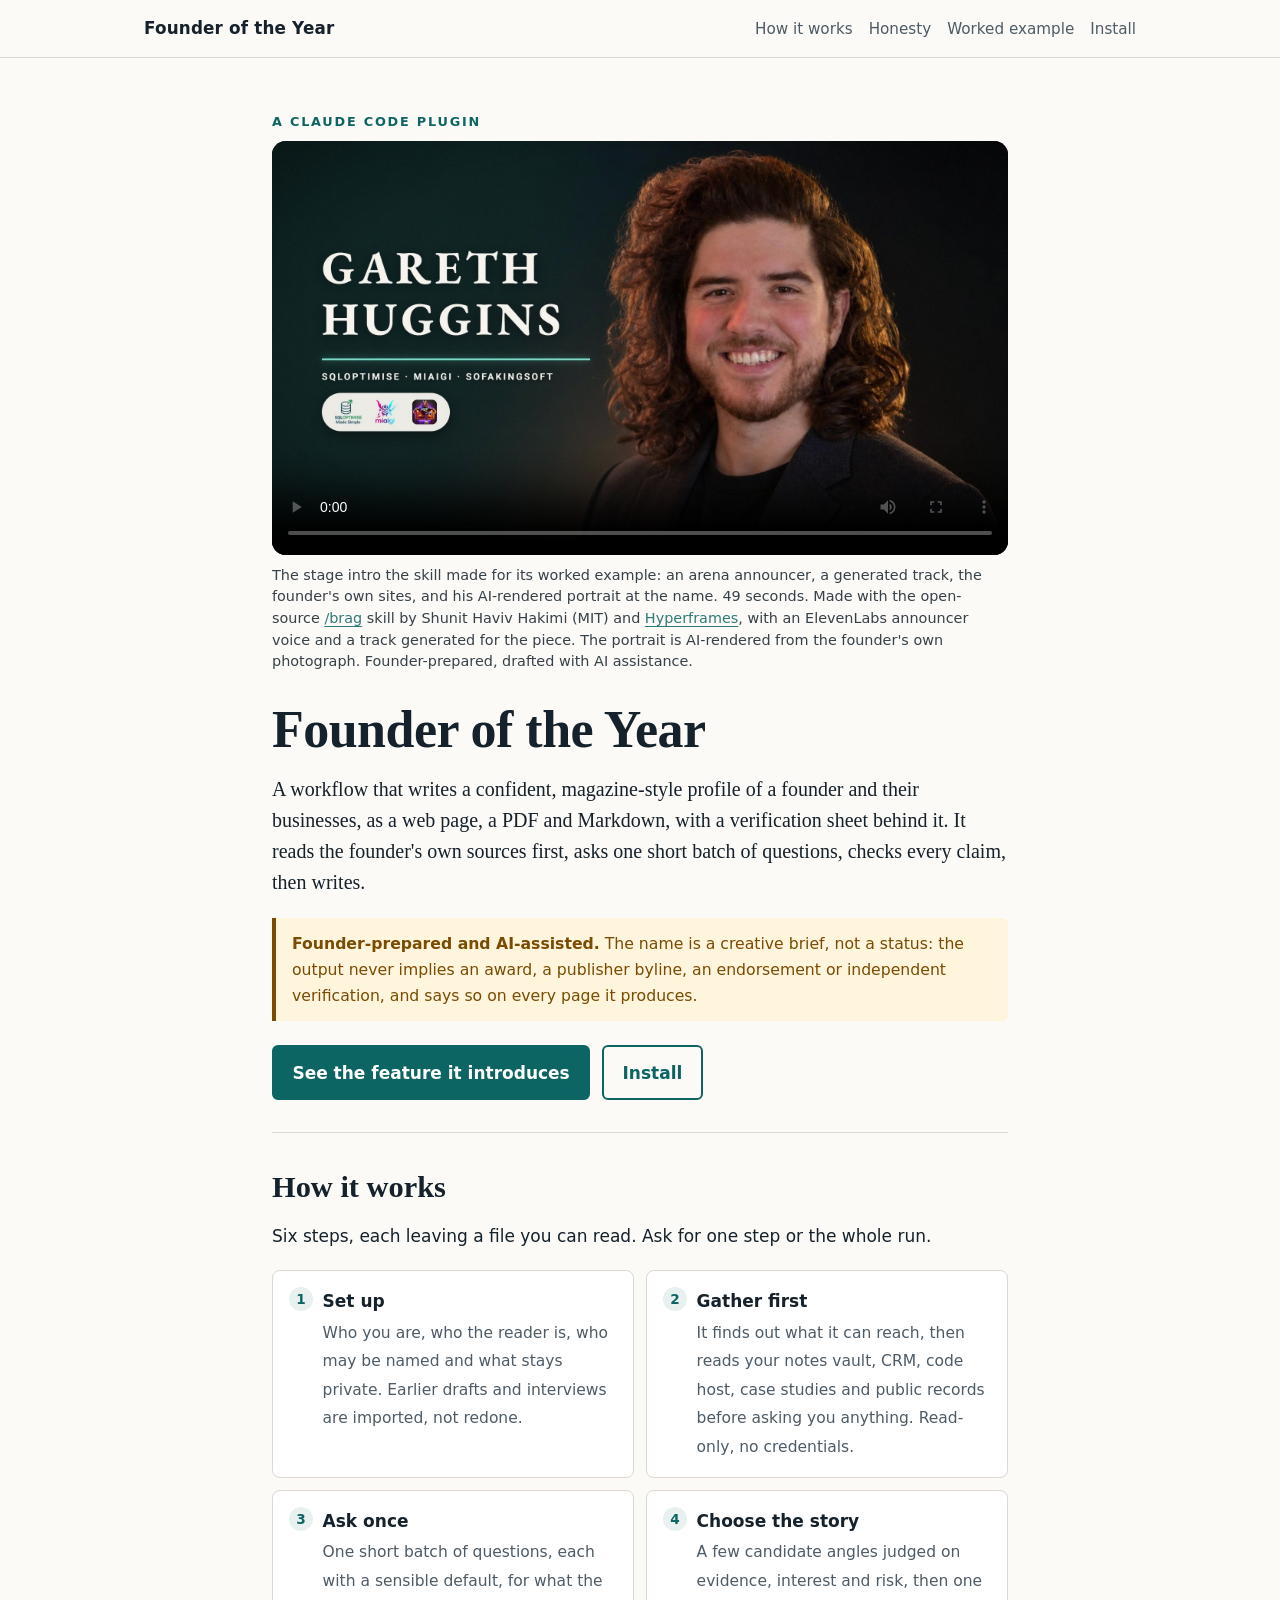
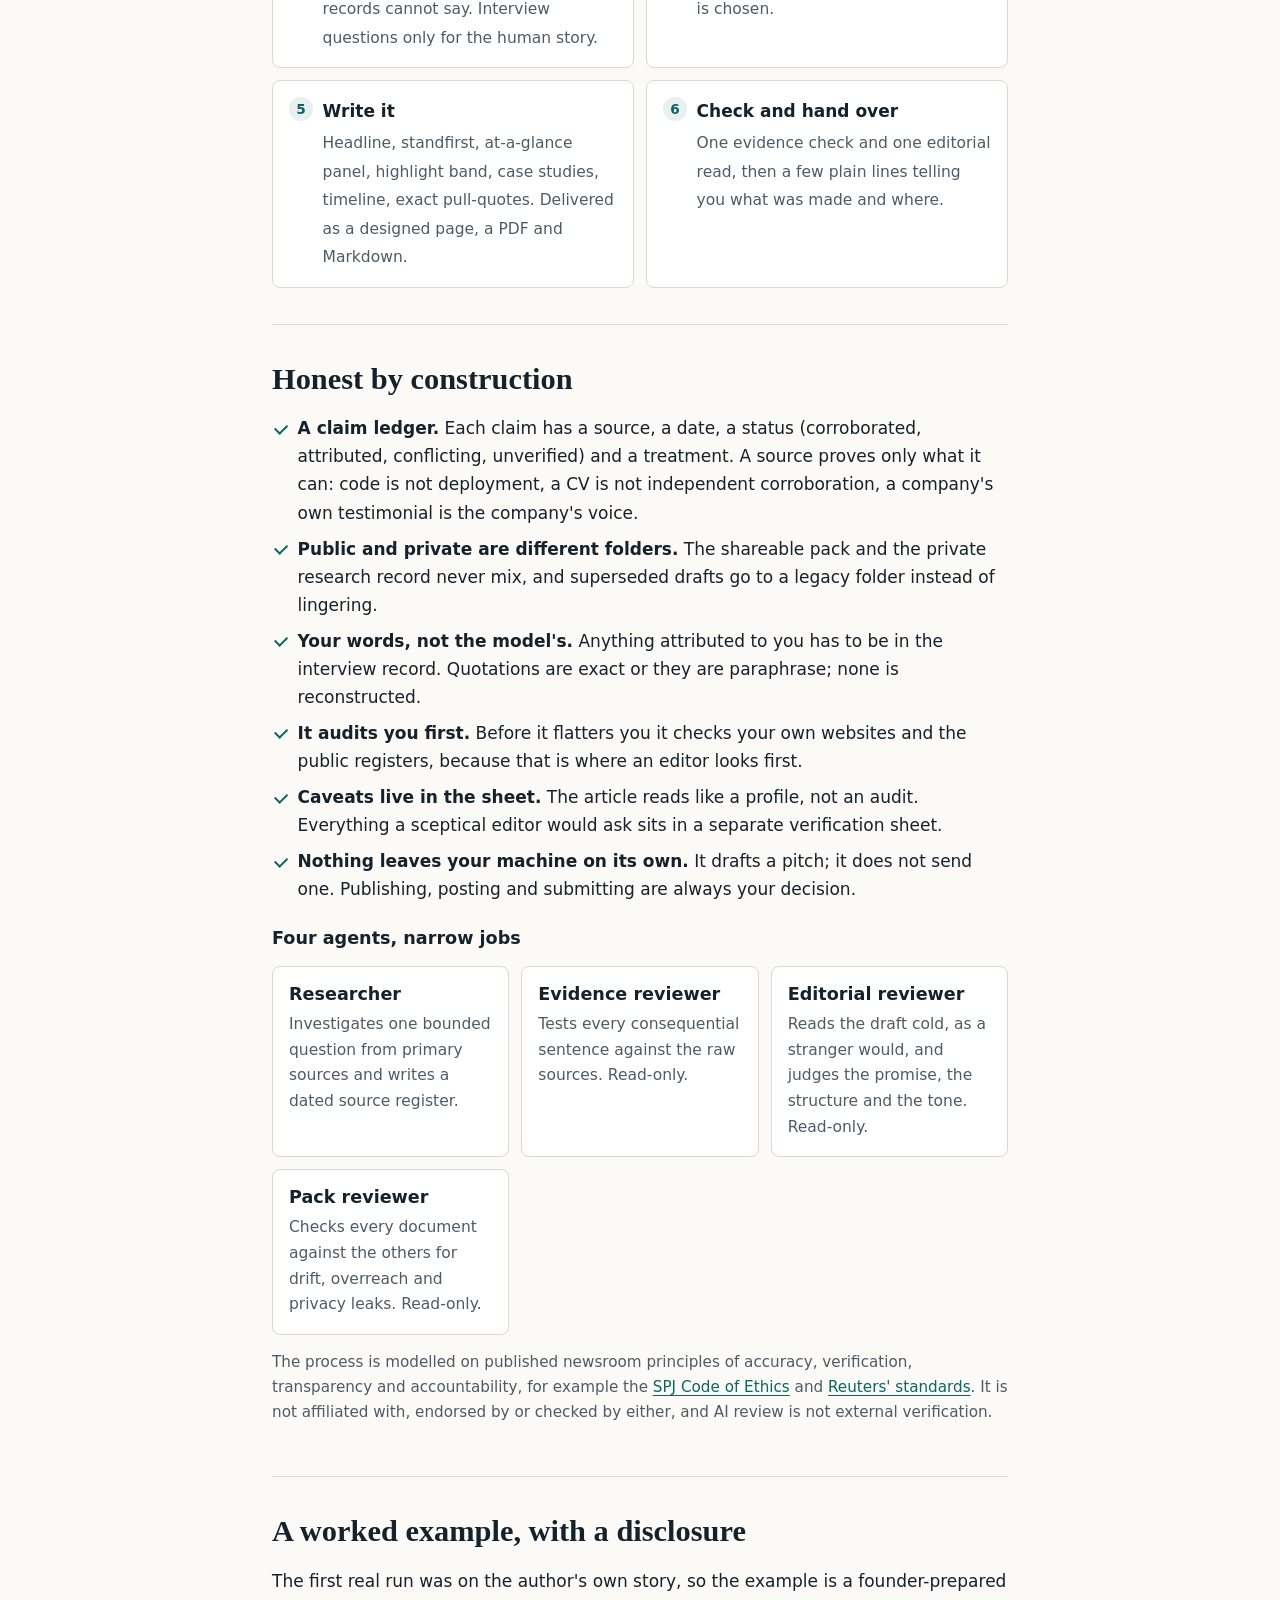
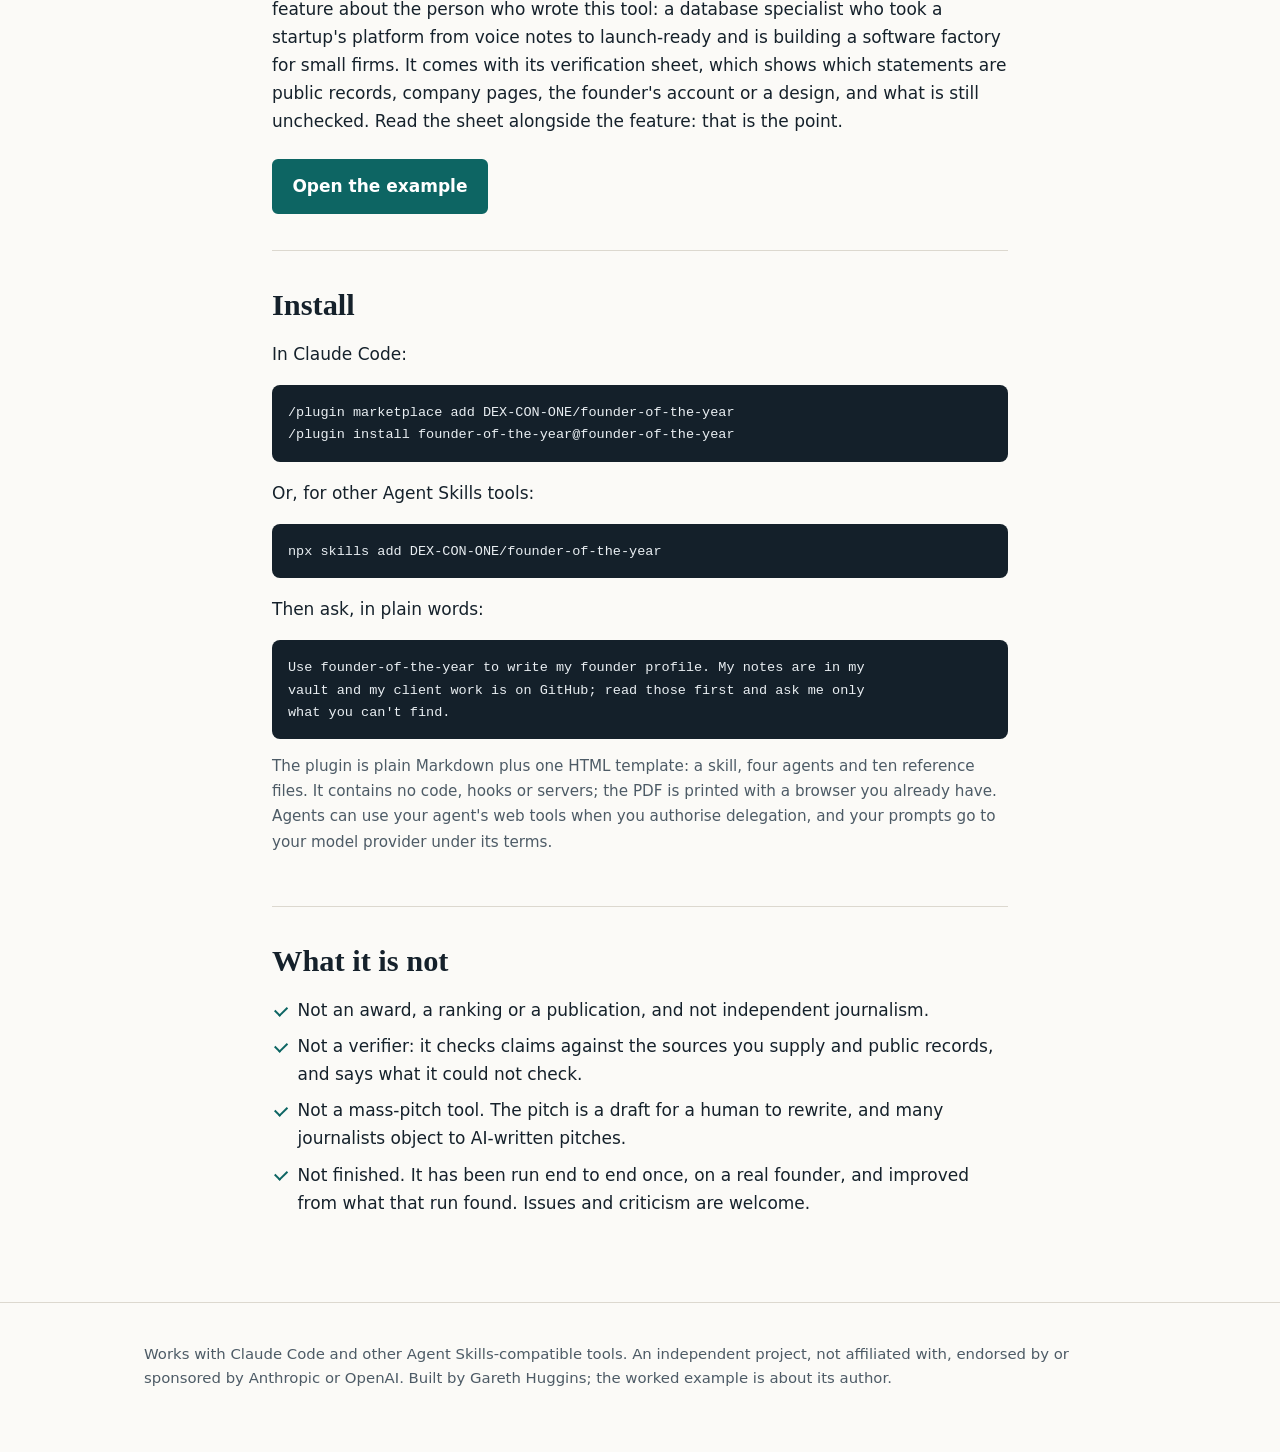
<file: docs/index.html>
<!doctype html>
<html lang="en-GB">
<head>
<meta charset="utf-8">
<meta name="viewport" content="width=device-width,initial-scale=1">
<title>Founder of the Year: an evidence-led founder-feature workflow</title>
<meta name="description" content="A Claude Code plugin that writes a confident, magazine-style founder profile as HTML, PDF and Markdown, with a verification sheet behind it. It gathers from the founder's own sources first, asks once, checks every claim, then writes. Founder-prepared and AI-assisted; never implies an award.">
<meta property="og:title" content="Founder of the Year: an evidence-led founder-feature workflow">
<meta property="og:description" content="Gather first, ask once, choose the story, write, check. Every claim traceable; caveats in a sheet, not the article; nothing posted without you.">
<meta property="og:type" content="website">
<meta property="og:url" content="https://dex-con-one.github.io/founder-of-the-year/">
<meta property="og:image" content="https://dex-con-one.github.io/founder-of-the-year/assets/social-preview.png">
<meta property="og:image:width" content="1280">
<meta property="og:image:height" content="640">
<meta name="twitter:card" content="summary_large_image">
<meta name="twitter:title" content="Founder of the Year: an evidence-led founder-feature workflow">
<meta name="twitter:description" content="Gather first, ask once, choose the story, write, check. Every claim traceable; caveats in a sheet, not the article; nothing posted without you.">
<meta name="twitter:image" content="https://dex-con-one.github.io/founder-of-the-year/assets/social-preview.png">
<link rel="stylesheet" href="assets/site.css">
</head>
<body>
<a class="skip" href="#main">Skip to content</a>
<header class="site"><div class="wide">
  <a class="brand" href="./">Founder of the Year</a>
  <nav aria-label="Primary"><a href="#how">How it works</a><a href="#honest">Honesty</a><a href="example/">Worked example</a><a href="#install">Install</a></nav>
</div></header>

<main id="main">
<div class="wide"><div class="hero wrap" style="padding-left:0;padding-right:0">
  <p class="kicker">A Claude Code plugin</p>
  <figure class="video"><video controls playsinline preload="metadata" poster="example/intro-poster.jpg" src="example/intro.mp4" aria-label="Stage introduction video for the worked example"></video><figcaption>The stage intro the skill made for its worked example: an arena announcer, a generated track, the founder's own sites, and his AI-rendered portrait at the name. 49 seconds. Made with the open-source <a href="https://github.com/latent-spaces/brag">/brag</a> skill by Shunit Haviv Hakimi (MIT) and <a href="https://hyperframes.heygen.com/">Hyperframes</a>, with an ElevenLabs announcer voice and a track generated for the piece. The portrait is AI-rendered from the founder's own photograph. Founder-prepared, drafted with AI assistance.</figcaption></figure>
  <h1>Founder of the Year</h1>
  <p class="lede">A workflow that writes a confident, magazine-style profile of a founder and their businesses, as a web page, a PDF and Markdown, with a verification sheet behind it. It reads the founder's own sources first, asks one short batch of questions, checks every claim, then writes.</p>
  <p class="label"><strong>Founder-prepared and AI-assisted.</strong> The name is a creative brief, not a status: the output never implies an award, a publisher byline, an endorsement or independent verification, and says so on every page it produces.</p>
  <div class="cta">
    <a class="btn primary" href="example/">See the feature it introduces</a>
    <a class="btn ghost" href="#install">Install</a>
  </div>
</div></div>

<div class="wide"><div class="wrap" style="padding-left:0;padding-right:0">

<section id="how">
  <h2>How it works</h2>
  <p>Six steps, each leaving a file you can read. Ask for one step or the whole run.</p>
  <ol class="steps">
    <li><strong>Set up</strong><span>Who you are, who the reader is, who may be named and what stays private. Earlier drafts and interviews are imported, not redone.</span></li>
    <li><strong>Gather first</strong><span>It finds out what it can reach, then reads your notes vault, CRM, code host, case studies and public records before asking you anything. Read-only, no credentials.</span></li>
    <li><strong>Ask once</strong><span>One short batch of questions, each with a sensible default, for what the records cannot say. Interview questions only for the human story.</span></li>
    <li><strong>Choose the story</strong><span>A few candidate angles judged on evidence, interest and risk, then one is chosen.</span></li>
    <li><strong>Write it</strong><span>Headline, standfirst, at-a-glance panel, highlight band, case studies, timeline, exact pull-quotes. Delivered as a designed page, a PDF and Markdown.</span></li>
    <li><strong>Check and hand over</strong><span>One evidence check and one editorial read, then a few plain lines telling you what was made and where.</span></li>
  </ol>
</section>

<section id="honest">
  <h2>Honest by construction</h2>
  <ul class="tick">
    <li><strong>A claim ledger.</strong> Each claim has a source, a date, a status (corroborated, attributed, conflicting, unverified) and a treatment. A source proves only what it can: code is not deployment, a CV is not independent corroboration, a company's own testimonial is the company's voice.</li>
    <li><strong>Public and private are different folders.</strong> The shareable pack and the private research record never mix, and superseded drafts go to a legacy folder instead of lingering.</li>
    <li><strong>Your words, not the model's.</strong> Anything attributed to you has to be in the interview record. Quotations are exact or they are paraphrase; none is reconstructed.</li>
    <li><strong>It audits you first.</strong> Before it flatters you it checks your own websites and the public registers, because that is where an editor looks first.</li>
    <li><strong>Caveats live in the sheet.</strong> The article reads like a profile, not an audit. Everything a sceptical editor would ask sits in a separate verification sheet.</li>
    <li><strong>Nothing leaves your machine on its own.</strong> It drafts a pitch; it does not send one. Publishing, posting and submitting are always your decision.</li>
  </ul>
  <h3>Four agents, narrow jobs</h3>
  <div class="cards">
    <div class="card"><h3>Researcher</h3><p>Investigates one bounded question from primary sources and writes a dated source register.</p></div>
    <div class="card"><h3>Evidence reviewer</h3><p>Tests every consequential sentence against the raw sources. Read-only.</p></div>
    <div class="card"><h3>Editorial reviewer</h3><p>Reads the draft cold, as a stranger would, and judges the promise, the structure and the tone. Read-only.</p></div>
    <div class="card"><h3>Pack reviewer</h3><p>Checks every document against the others for drift, overreach and privacy leaks. Read-only.</p></div>
  </div>
  <p class="note">The process is modelled on published newsroom principles of accuracy, verification, transparency and accountability, for example the <a href="https://www.spj.org/spj-code-of-ethics/">SPJ Code of Ethics</a> and <a href="https://reutersagency.com/about/standards-values/">Reuters' standards</a>. It is not affiliated with, endorsed by or checked by either, and AI review is not external verification.</p>
</section>

<section id="example">
  <h2>A worked example, with a disclosure</h2>
  <p>The first real run was on the author's own story, so the example is a founder-prepared feature about the person who wrote this tool: a database specialist who took a startup's platform from voice notes to launch-ready and is building a software factory for small firms. It comes with its verification sheet, which shows which statements are public records, company pages, the founder's account or a design, and what is still unchecked. Read the sheet alongside the feature: that is the point.</p>
  <div class="cta"><a class="btn primary" href="example/">Open the example</a></div>
</section>

<section id="install">
  <h2>Install</h2>
  <p>In Claude Code:</p>
  <pre><code>/plugin marketplace add DEX-CON-ONE/founder-of-the-year
/plugin install founder-of-the-year@founder-of-the-year</code></pre>
  <p>Or, for other Agent Skills tools:</p>
  <pre><code>npx skills add DEX-CON-ONE/founder-of-the-year</code></pre>
  <p>Then ask, in plain words:</p>
  <pre><code>Use founder-of-the-year to write my founder profile. My notes are in my
vault and my client work is on GitHub; read those first and ask me only
what you can't find.</code></pre>
  <p class="note">The plugin is plain Markdown plus one HTML template: a skill, four agents and ten reference files. It contains no code, hooks or servers; the PDF is printed with a browser you already have. Agents can use your agent's web tools when you authorise delegation, and your prompts go to your model provider under its terms.</p>
</section>

<section id="limits">
  <h2>What it is not</h2>
  <ul class="tick">
    <li>Not an award, a ranking or a publication, and not independent journalism.</li>
    <li>Not a verifier: it checks claims against the sources you supply and public records, and says what it could not check.</li>
    <li>Not a mass-pitch tool. The pitch is a draft for a human to rewrite, and many journalists object to AI-written pitches.</li>
    <li>Not finished. It has been run end to end once, on a real founder, and improved from what that run found. Issues and criticism are welcome.</li>
  </ul>
</section>

</div></div>
</main>

<footer class="site"><div class="wide">
  <p>Works with Claude Code and other Agent Skills-compatible tools. An independent project, not affiliated with, endorsed by or sponsored by Anthropic or OpenAI. Built by Gareth Huggins; the worked example is about its author.</p>
</div></footer>
</body>
</html>
</file>
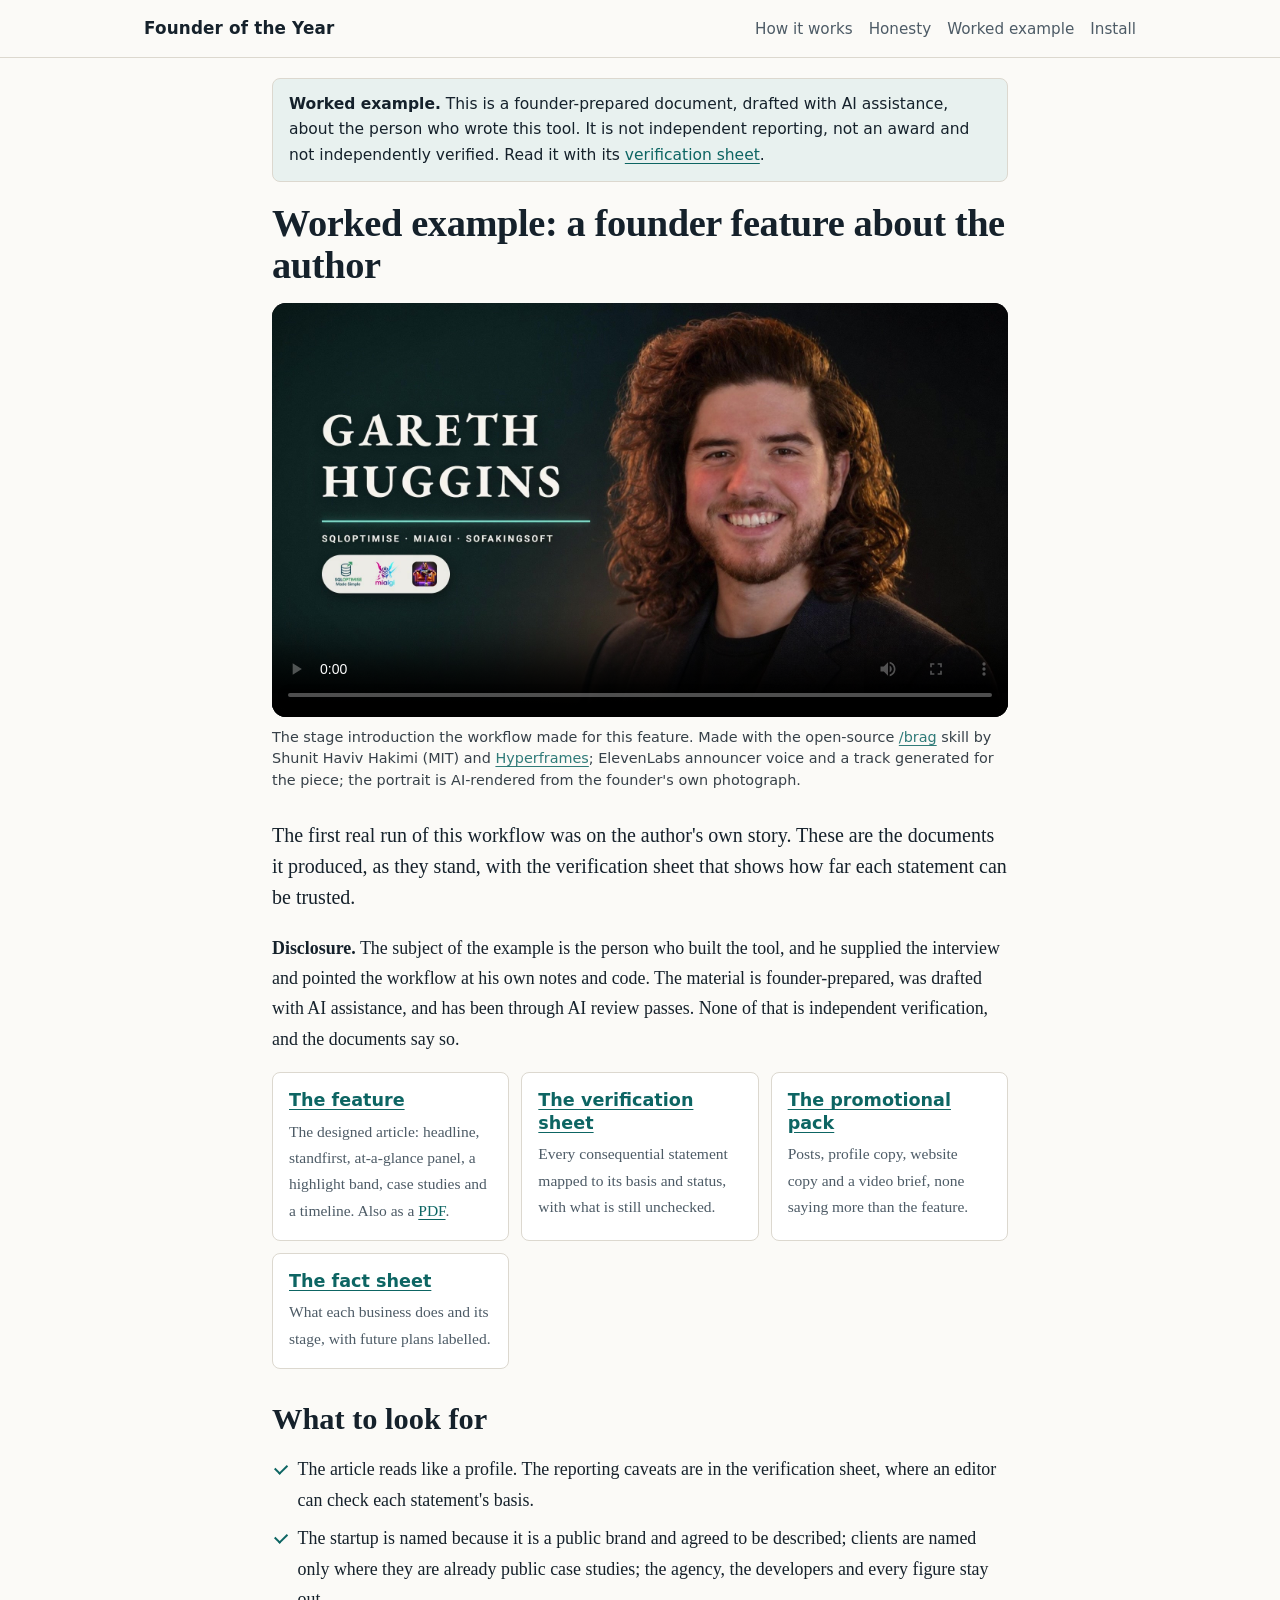
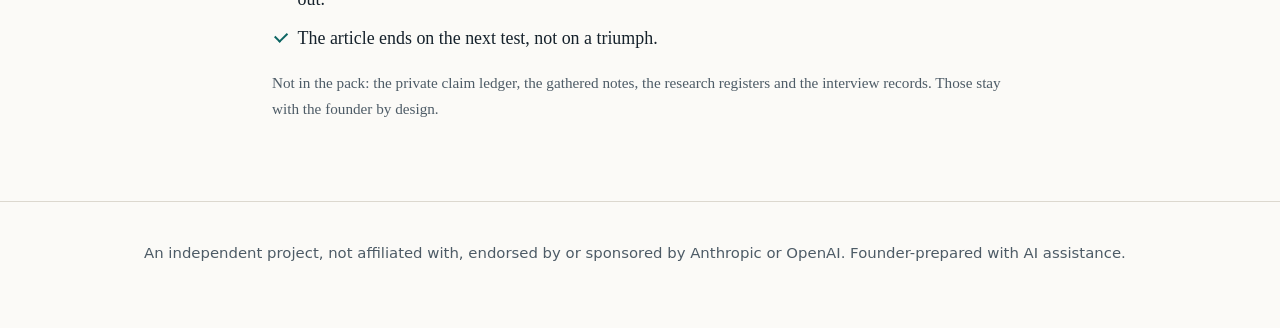
<file: docs/example/index.html>
<!doctype html>
<html lang="en-GB">
<head>
<meta charset="utf-8">
<meta name="viewport" content="width=device-width,initial-scale=1">
<title>Worked example | Founder of the Year worked example</title>
<meta name="description" content="A founder feature, verification sheet and promotional pack produced by the workflow, about its author.">
<meta name="robots" content="index,follow">
<link rel="stylesheet" href="../assets/site.css">
</head>
<body>
<a class="skip" href="#main">Skip to content</a>
<header class="site"><div class="wide">
  <a class="brand" href="../">Founder of the Year</a>
  <nav aria-label="Primary"><a href="../#how">How it works</a><a href="../#honest">Honesty</a><a href="./">Worked example</a><a href="../#install">Install</a></nav>
</div></header>
<main id="main"><div class="wide"><div class="wrap" style="padding-left:0;padding-right:0">
<p class="banner"><strong>Worked example.</strong> This is a founder-prepared document, drafted with AI assistance, about the person who wrote this tool. It is not independent reporting, not an award and not independently verified. Read it with its <a href="verification-sheet.html">verification sheet</a>.</p>
<article>

<h1>Worked example: a founder feature about the author</h1>
<figure class="video"><video controls playsinline preload="metadata" poster="intro-poster.jpg" src="intro.mp4" aria-label="Stage introduction video"></video><figcaption>The stage introduction the workflow made for this feature. Made with the open-source <a href="https://github.com/latent-spaces/brag">/brag</a> skill by Shunit Haviv Hakimi (MIT) and <a href="https://hyperframes.heygen.com/">Hyperframes</a>; ElevenLabs announcer voice and a track generated for the piece; the portrait is AI-rendered from the founder's own photograph.</figcaption></figure>
<p class="lede">The first real run of this workflow was on the author's own story. These are the documents it produced, as they stand, with the verification sheet that shows how far each statement can be trusted.</p>
<p><strong>Disclosure.</strong> The subject of the example is the person who built the tool, and he supplied the interview and pointed the workflow at his own notes and code. The material is founder-prepared, was drafted with AI assistance, and has been through AI review passes. None of that is independent verification, and the documents say so.</p>
<div class="cards">
  <div class="card"><h3><a href="feature.html">The feature</a></h3><p>The designed article: headline, standfirst, at-a-glance panel, a highlight band, case studies and a timeline. Also as a <a href="feature.pdf">PDF</a>.</p></div>
  <div class="card"><h3><a href="verification-sheet.html">The verification sheet</a></h3><p>Every consequential statement mapped to its basis and status, with what is still unchecked.</p></div>
  <div class="card"><h3><a href="promo-pack.html">The promotional pack</a></h3><p>Posts, profile copy, website copy and a video brief, none saying more than the feature.</p></div>
  <div class="card"><h3><a href="fact-sheet.html">The fact sheet</a></h3><p>What each business does and its stage, with future plans labelled.</p></div>
</div>
<h2>What to look for</h2>
<ul class="tick">
  <li>The article reads like a profile. The reporting caveats are in the verification sheet, where an editor can check each statement's basis.</li>
  <li>The startup is named because it is a public brand and agreed to be described; clients are named only where they are already public case studies; the agency, the developers and every figure stay out.</li>
  <li>The article ends on the next test, not on a triumph.</li>
</ul>
<p class="note">Not in the pack: the private claim ledger, the gathered notes, the research registers and the interview records. Those stay with the founder by design.</p>

</article>

</div></div></main>
<footer class="site"><div class="wide"><p>An independent project, not affiliated with, endorsed by or sponsored by Anthropic or OpenAI. Founder-prepared with AI assistance.</p></div></footer>
</body>
</html>
</file>
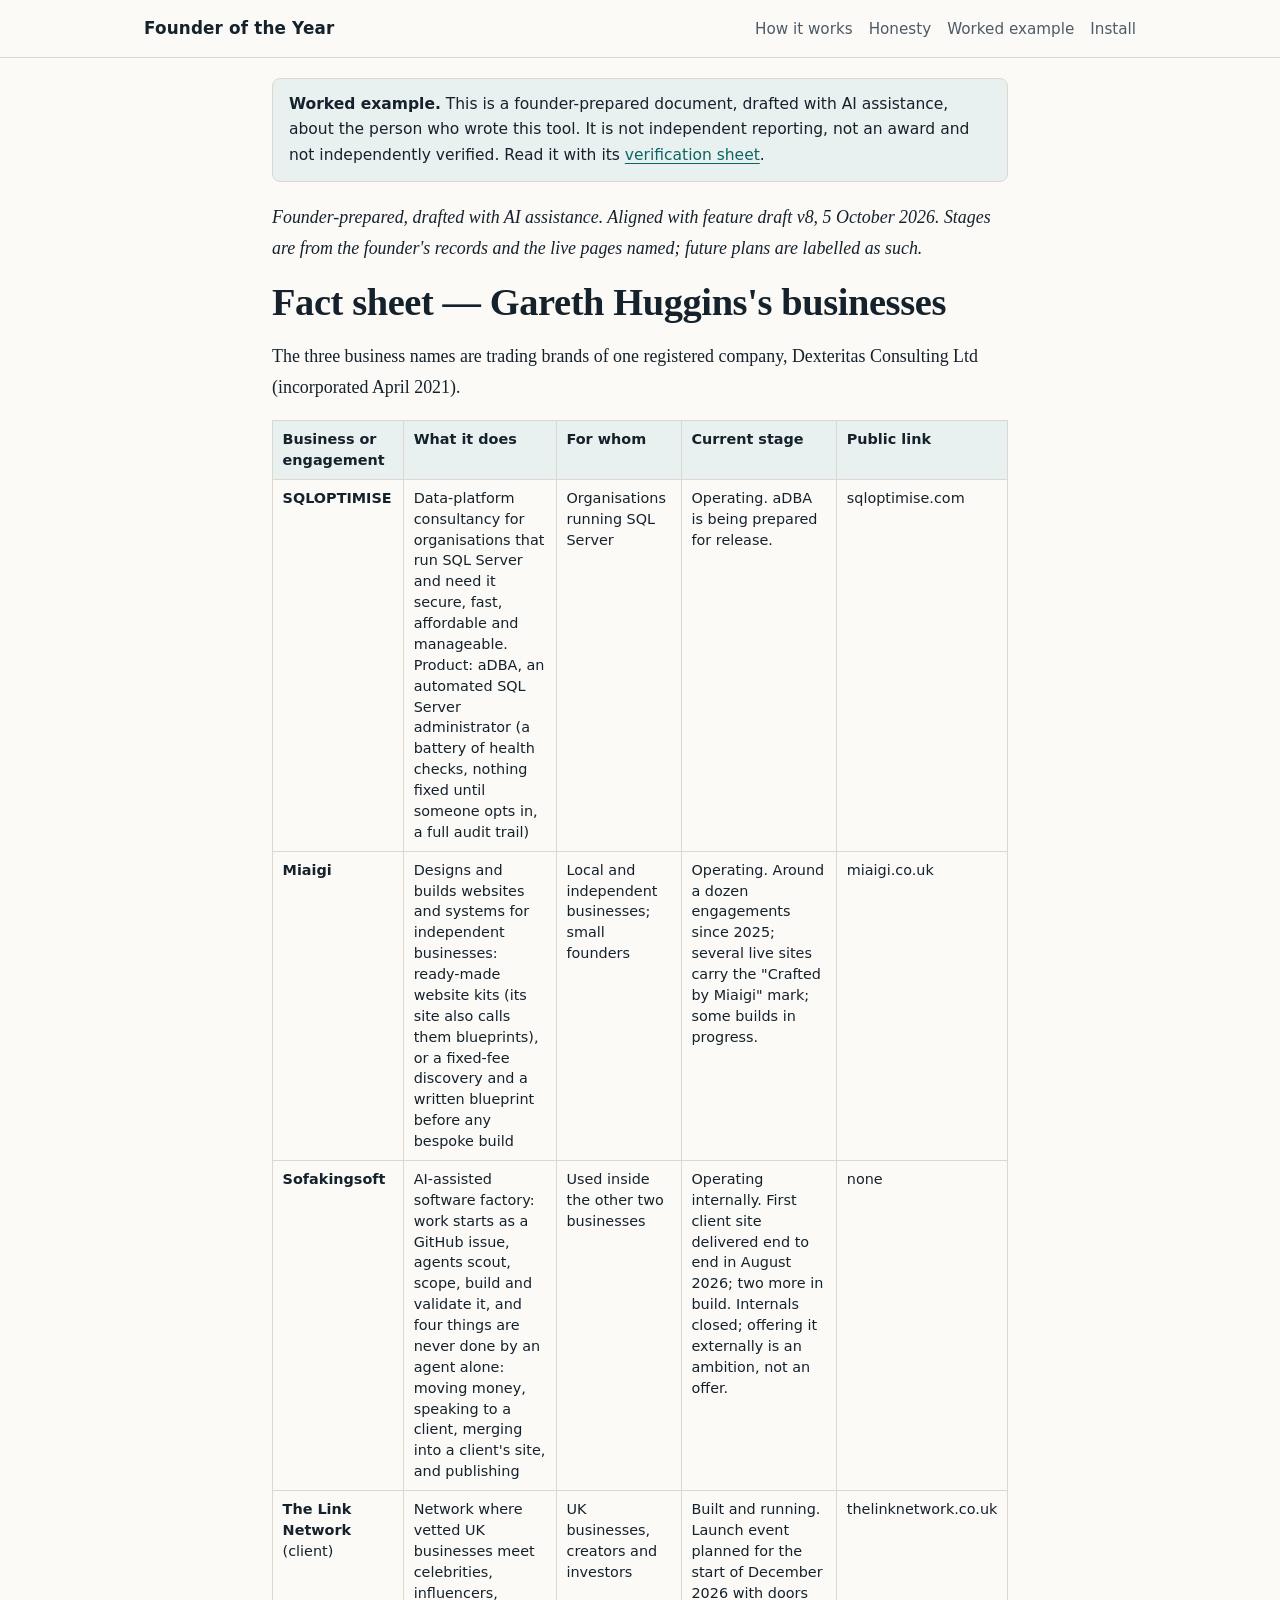
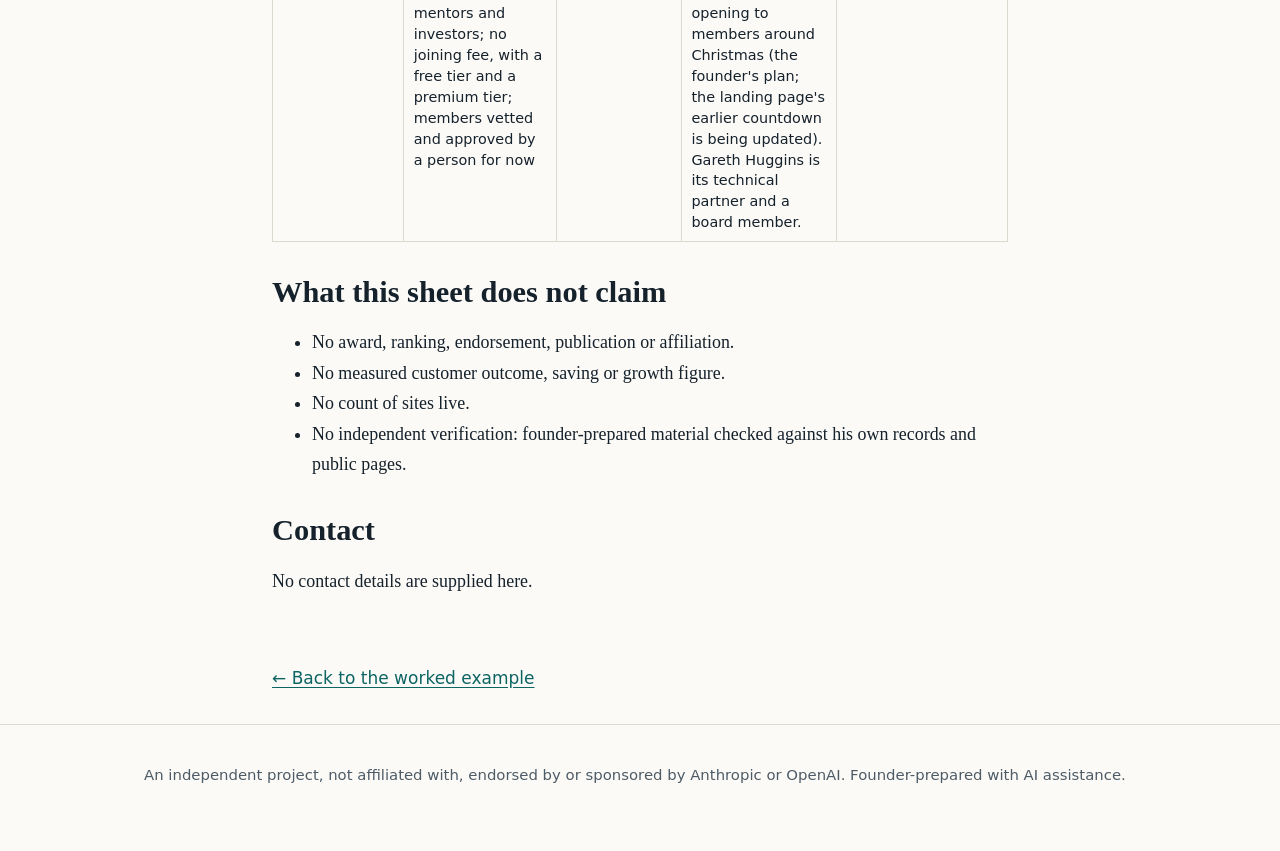
<file: docs/example/fact-sheet.html>
<!doctype html>
<html lang="en-GB">
<head>
<meta charset="utf-8">
<meta name="viewport" content="width=device-width,initial-scale=1">
<title>Fact sheet | Founder of the Year worked example</title>
<meta name="description" content="What each business does, for whom, and its stage, with future plans labelled as such.">
<meta name="robots" content="index,follow">
<link rel="stylesheet" href="../assets/site.css">
</head>
<body>
<a class="skip" href="#main">Skip to content</a>
<header class="site"><div class="wide">
  <a class="brand" href="../">Founder of the Year</a>
  <nav aria-label="Primary"><a href="../#how">How it works</a><a href="../#honest">Honesty</a><a href="./">Worked example</a><a href="../#install">Install</a></nav>
</div></header>
<main id="main"><div class="wide"><div class="wrap" style="padding-left:0;padding-right:0">
<p class="banner"><strong>Worked example.</strong> This is a founder-prepared document, drafted with AI assistance, about the person who wrote this tool. It is not independent reporting, not an award and not independently verified. Read it with its <a href="verification-sheet.html">verification sheet</a>.</p>
<article>
<p><em>Founder-prepared, drafted with AI assistance. Aligned with feature draft v8, 5 October 2026. Stages are from the founder's records and the live pages named; future plans are labelled as such.</em></p>
<h1>Fact sheet — Gareth Huggins's businesses</h1>
<p>The three business names are trading brands of one registered company, Dexteritas Consulting Ltd (incorporated April 2021).</p>
<table>
<thead>
<tr>
<th>Business or engagement</th>
<th>What it does</th>
<th>For whom</th>
<th>Current stage</th>
<th>Public link</th>
</tr>
</thead>
<tbody>
<tr>
<td><strong>SQLOPTIMISE</strong></td>
<td>Data-platform consultancy for organisations that run SQL Server and need it secure, fast, affordable and manageable. Product: aDBA, an automated SQL Server administrator (a battery of health checks, nothing fixed until someone opts in, a full audit trail)</td>
<td>Organisations running SQL Server</td>
<td>Operating. aDBA is being prepared for release.</td>
<td>sqloptimise.com</td>
</tr>
<tr>
<td><strong>Miaigi</strong></td>
<td>Designs and builds websites and systems for independent businesses: ready-made website kits (its site also calls them blueprints), or a fixed-fee discovery and a written blueprint before any bespoke build</td>
<td>Local and independent businesses; small founders</td>
<td>Operating. Around a dozen engagements since 2025; several live sites carry the "Crafted by Miaigi" mark; some builds in progress.</td>
<td>miaigi.co.uk</td>
</tr>
<tr>
<td><strong>Sofakingsoft</strong></td>
<td>AI-assisted software factory: work starts as a GitHub issue, agents scout, scope, build and validate it, and four things are never done by an agent alone: moving money, speaking to a client, merging into a client's site, and publishing</td>
<td>Used inside the other two businesses</td>
<td>Operating internally. First client site delivered end to end in August 2026; two more in build. Internals closed; offering it externally is an ambition, not an offer.</td>
<td>none</td>
</tr>
<tr>
<td><strong>The Link Network</strong> (client)</td>
<td>Network where vetted UK businesses meet celebrities, influencers, mentors and investors; no joining fee, with a free tier and a premium tier; members vetted and approved by a person for now</td>
<td>UK businesses, creators and investors</td>
<td>Built and running. Launch event planned for the start of December 2026 with doors opening to members around Christmas (the founder's plan; the landing page's earlier countdown is being updated). Gareth Huggins is its technical partner and a board member.</td>
<td>thelinknetwork.co.uk</td>
</tr>
</tbody>
</table>
<h2>What this sheet does not claim</h2>
<ul>
<li>No award, ranking, endorsement, publication or affiliation.</li>
<li>No measured customer outcome, saving or growth figure.</li>
<li>No count of sites live.</li>
<li>No independent verification: founder-prepared material checked against his own records and public pages.</li>
</ul>
<h2>Contact</h2>
<p>No contact details are supplied here.</p>
</article>
<p><a href="./">&larr; Back to the worked example</a></p>
</div></div></main>
<footer class="site"><div class="wide"><p>An independent project, not affiliated with, endorsed by or sponsored by Anthropic or OpenAI. Founder-prepared with AI assistance.</p></div></footer>
</body>
</html>
</file>
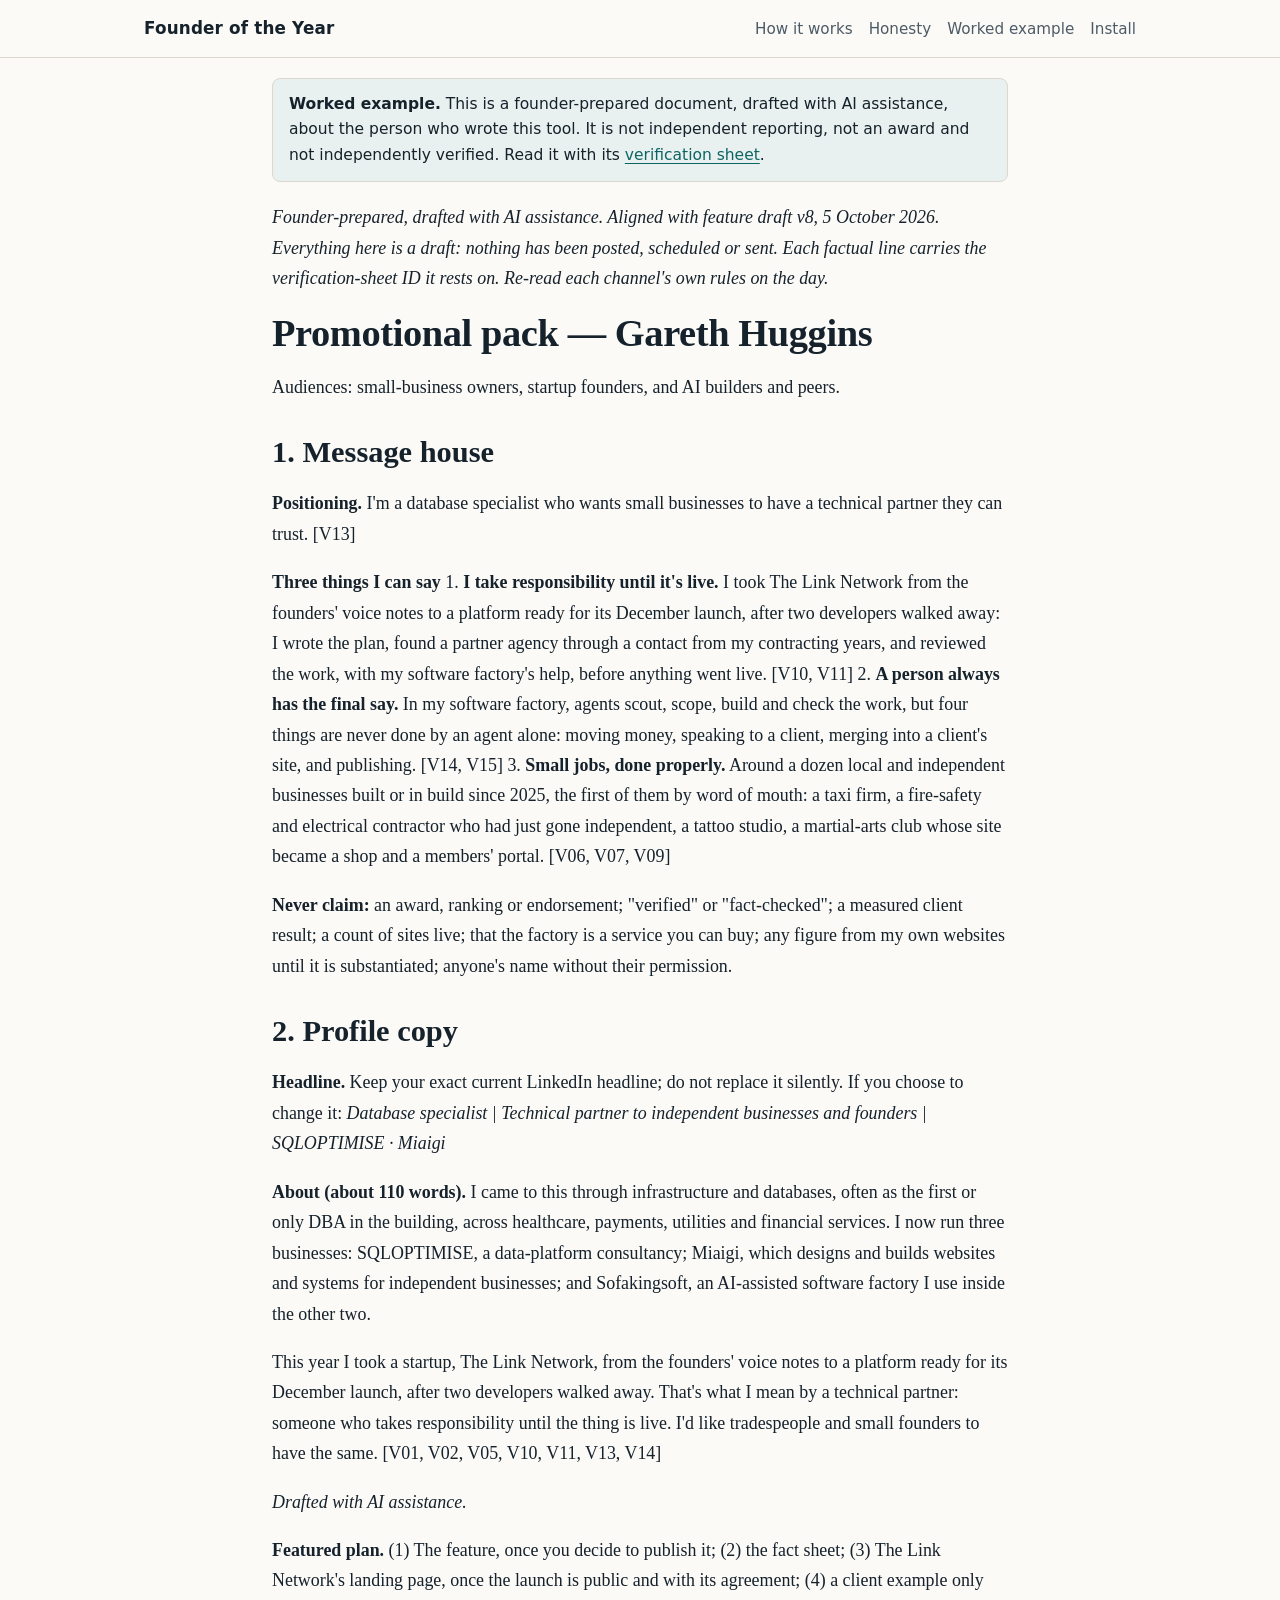
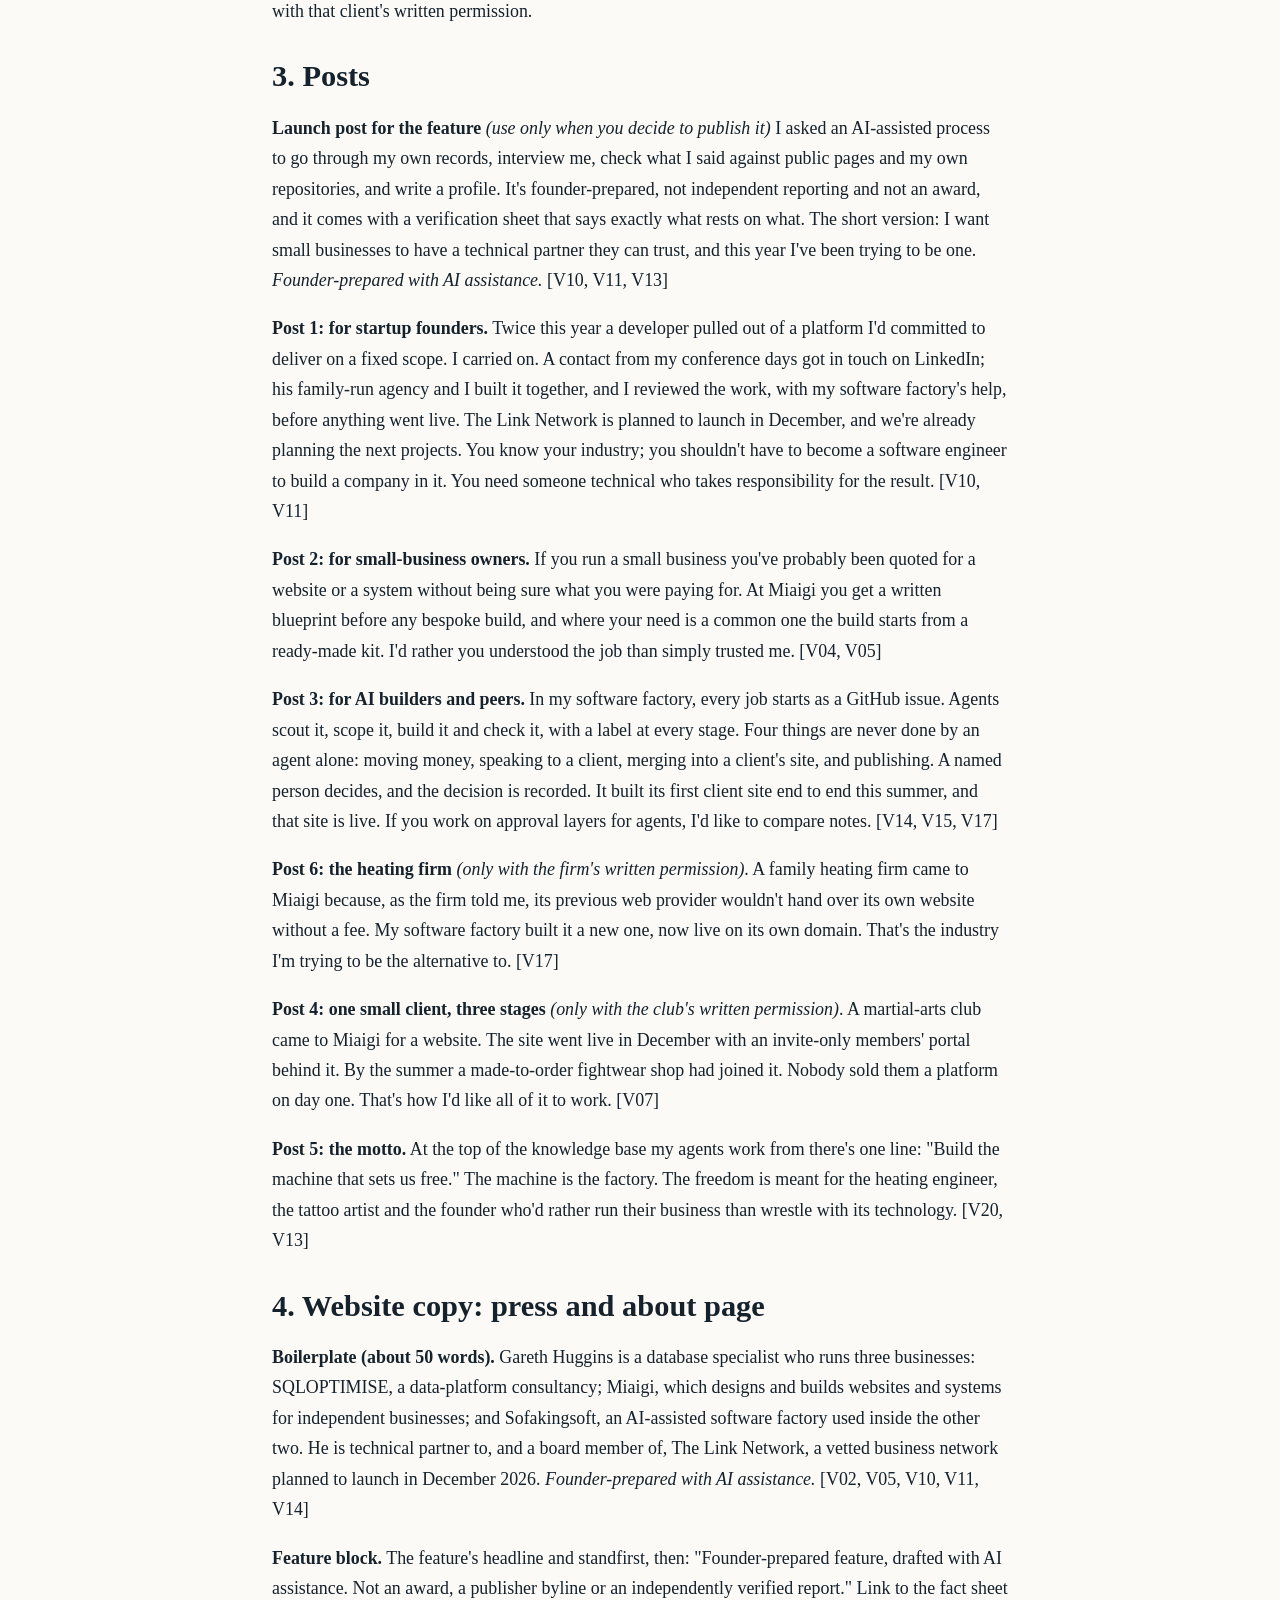
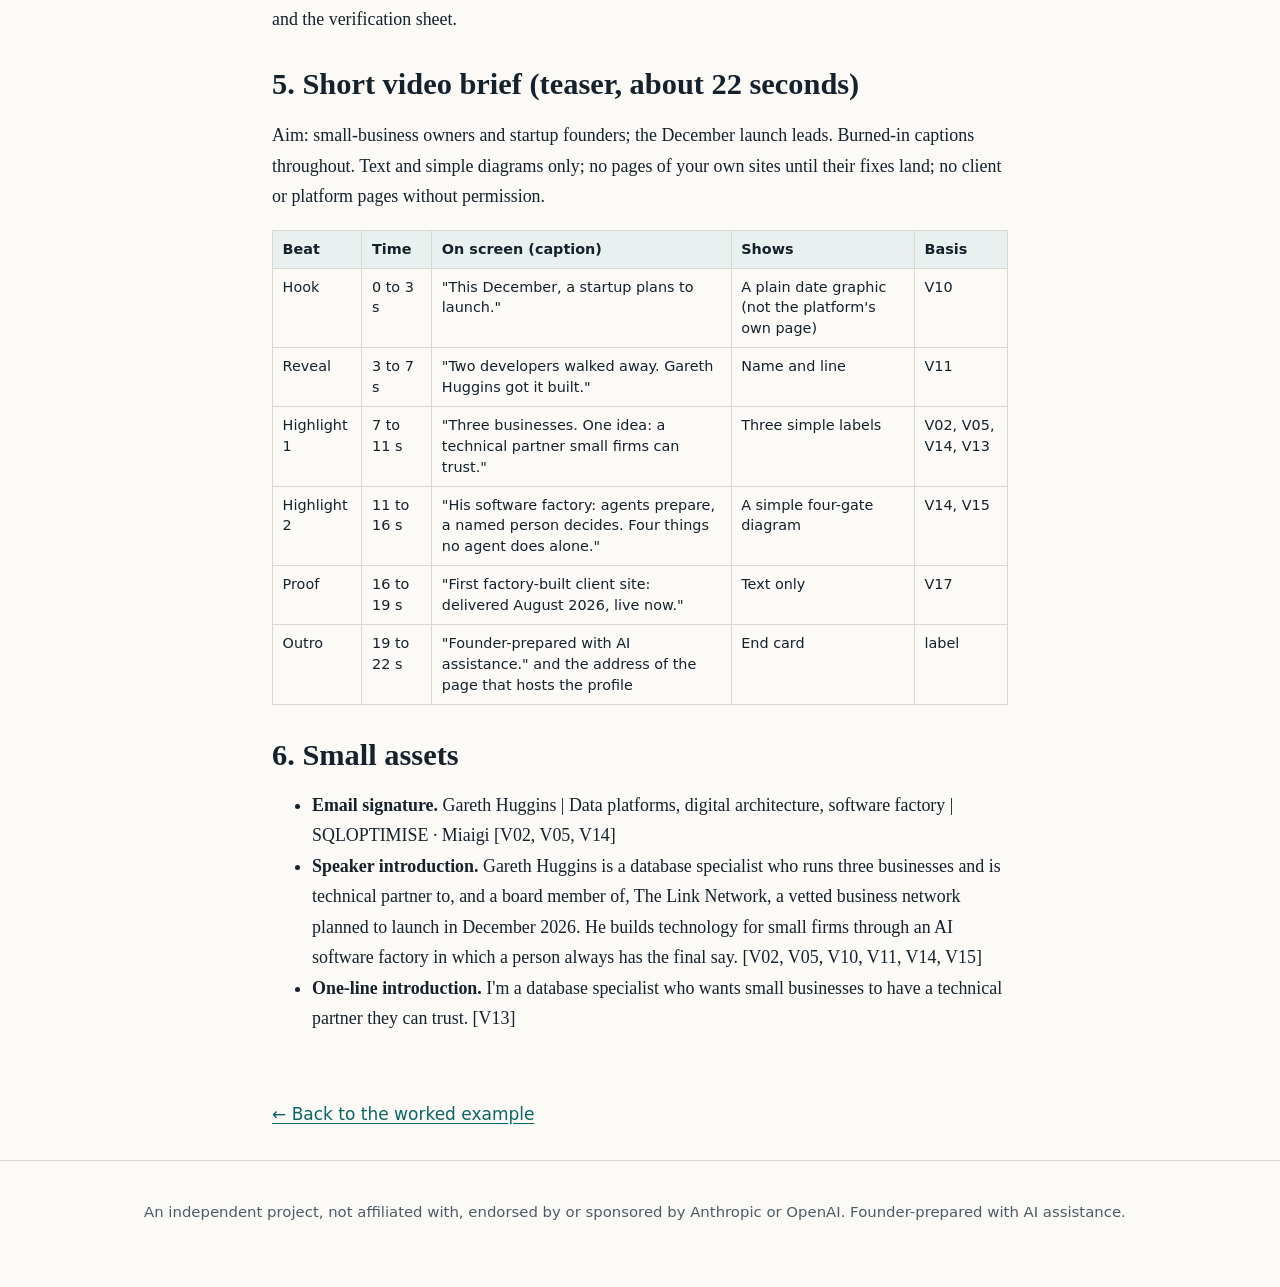
<file: docs/example/promo-pack.html>
<!doctype html>
<html lang="en-GB">
<head>
<meta charset="utf-8">
<meta name="viewport" content="width=device-width,initial-scale=1">
<title>Promotional pack | Founder of the Year worked example</title>
<meta name="description" content="Profile copy, posts, website copy and a short video brief, each tagged to the verification sheet.">
<meta name="robots" content="index,follow">
<link rel="stylesheet" href="../assets/site.css">
</head>
<body>
<a class="skip" href="#main">Skip to content</a>
<header class="site"><div class="wide">
  <a class="brand" href="../">Founder of the Year</a>
  <nav aria-label="Primary"><a href="../#how">How it works</a><a href="../#honest">Honesty</a><a href="./">Worked example</a><a href="../#install">Install</a></nav>
</div></header>
<main id="main"><div class="wide"><div class="wrap" style="padding-left:0;padding-right:0">
<p class="banner"><strong>Worked example.</strong> This is a founder-prepared document, drafted with AI assistance, about the person who wrote this tool. It is not independent reporting, not an award and not independently verified. Read it with its <a href="verification-sheet.html">verification sheet</a>.</p>
<article>
<p><em>Founder-prepared, drafted with AI assistance. Aligned with feature draft v8, 5 October 2026. Everything here is a draft: nothing has been posted, scheduled or sent. Each factual line carries the verification-sheet ID it rests on. Re-read each channel's own rules on the day.</em></p>
<h1>Promotional pack — Gareth Huggins</h1>
<p>Audiences: small-business owners, startup founders, and AI builders and peers.</p>
<h2>1. Message house</h2>
<p><strong>Positioning.</strong> I'm a database specialist who wants small businesses to have a technical partner they can trust. [V13]</p>
<p><strong>Three things I can say</strong>
1. <strong>I take responsibility until it's live.</strong> I took The Link Network from the founders' voice notes to a platform ready for its December launch, after two developers walked away: I wrote the plan, found a partner agency through a contact from my contracting years, and reviewed the work, with my software factory's help, before anything went live. [V10, V11]
2. <strong>A person always has the final say.</strong> In my software factory, agents scout, scope, build and check the work, but four things are never done by an agent alone: moving money, speaking to a client, merging into a client's site, and publishing. [V14, V15]
3. <strong>Small jobs, done properly.</strong> Around a dozen local and independent businesses built or in build since 2025, the first of them by word of mouth: a taxi firm, a fire-safety and electrical contractor who had just gone independent, a tattoo studio, a martial-arts club whose site became a shop and a members' portal. [V06, V07, V09]</p>
<p><strong>Never claim:</strong> an award, ranking or endorsement; "verified" or "fact-checked"; a measured client result; a count of sites live; that the factory is a service you can buy; any figure from my own websites until it is substantiated; anyone's name without their permission.</p>
<h2>2. Profile copy</h2>
<p><strong>Headline.</strong> Keep your exact current LinkedIn headline; do not replace it silently. If you choose to change it: <em>Database specialist | Technical partner to independent businesses and founders | SQLOPTIMISE · Miaigi</em></p>
<p><strong>About (about 110 words).</strong>
I came to this through infrastructure and databases, often as the first or only DBA in the building, across healthcare, payments, utilities and financial services. I now run three businesses: SQLOPTIMISE, a data-platform consultancy; Miaigi, which designs and builds websites and systems for independent businesses; and Sofakingsoft, an AI-assisted software factory I use inside the other two.</p>
<p>This year I took a startup, The Link Network, from the founders' voice notes to a platform ready for its December launch, after two developers walked away. That's what I mean by a technical partner: someone who takes responsibility until the thing is live. I'd like tradespeople and small founders to have the same. [V01, V02, V05, V10, V11, V13, V14]</p>
<p><em>Drafted with AI assistance.</em></p>
<p><strong>Featured plan.</strong> (1) The feature, once you decide to publish it; (2) the fact sheet; (3) The Link Network's landing page, once the launch is public and with its agreement; (4) a client example only with that client's written permission.</p>
<h2>3. Posts</h2>
<p><strong>Launch post for the feature</strong> <em>(use only when you decide to publish it)</em>
I asked an AI-assisted process to go through my own records, interview me, check what I said against public pages and my own repositories, and write a profile. It's founder-prepared, not independent reporting and not an award, and it comes with a verification sheet that says exactly what rests on what. The short version: I want small businesses to have a technical partner they can trust, and this year I've been trying to be one. <em>Founder-prepared with AI assistance.</em> [V10, V11, V13]</p>
<p><strong>Post 1: for startup founders.</strong> Twice this year a developer pulled out of a platform I'd committed to deliver on a fixed scope. I carried on. A contact from my conference days got in touch on LinkedIn; his family-run agency and I built it together, and I reviewed the work, with my software factory's help, before anything went live. The Link Network is planned to launch in December, and we're already planning the next projects. You know your industry; you shouldn't have to become a software engineer to build a company in it. You need someone technical who takes responsibility for the result. [V10, V11]</p>
<p><strong>Post 2: for small-business owners.</strong> If you run a small business you've probably been quoted for a website or a system without being sure what you were paying for. At Miaigi you get a written blueprint before any bespoke build, and where your need is a common one the build starts from a ready-made kit. I'd rather you understood the job than simply trusted me. [V04, V05]</p>
<p><strong>Post 3: for AI builders and peers.</strong> In my software factory, every job starts as a GitHub issue. Agents scout it, scope it, build it and check it, with a label at every stage. Four things are never done by an agent alone: moving money, speaking to a client, merging into a client's site, and publishing. A named person decides, and the decision is recorded. It built its first client site end to end this summer, and that site is live. If you work on approval layers for agents, I'd like to compare notes. [V14, V15, V17]</p>
<p><strong>Post 6: the heating firm</strong> <em>(only with the firm's written permission)</em>. A family heating firm came to Miaigi because, as the firm told me, its previous web provider wouldn't hand over its own website without a fee. My software factory built it a new one, now live on its own domain. That's the industry I'm trying to be the alternative to. [V17]</p>
<p><strong>Post 4: one small client, three stages</strong> <em>(only with the club's written permission)</em>. A martial-arts club came to Miaigi for a website. The site went live in December with an invite-only members' portal behind it. By the summer a made-to-order fightwear shop had joined it. Nobody sold them a platform on day one. That's how I'd like all of it to work. [V07]</p>
<p><strong>Post 5: the motto.</strong> At the top of the knowledge base my agents work from there's one line: "Build the machine that sets us free." The machine is the factory. The freedom is meant for the heating engineer, the tattoo artist and the founder who'd rather run their business than wrestle with its technology. [V20, V13]</p>
<h2>4. Website copy: press and about page</h2>
<p><strong>Boilerplate (about 50 words).</strong> Gareth Huggins is a database specialist who runs three businesses: SQLOPTIMISE, a data-platform consultancy; Miaigi, which designs and builds websites and systems for independent businesses; and Sofakingsoft, an AI-assisted software factory used inside the other two. He is technical partner to, and a board member of, The Link Network, a vetted business network planned to launch in December 2026. <em>Founder-prepared with AI assistance.</em> [V02, V05, V10, V11, V14]</p>
<p><strong>Feature block.</strong> The feature's headline and standfirst, then: "Founder-prepared feature, drafted with AI assistance. Not an award, a publisher byline or an independently verified report." Link to the fact sheet and the verification sheet.</p>
<h2>5. Short video brief (teaser, about 22 seconds)</h2>
<p>Aim: small-business owners and startup founders; the December launch leads. Burned-in captions throughout. Text and simple diagrams only; no pages of your own sites until their fixes land; no client or platform pages without permission.</p>
<table>
<thead>
<tr>
<th>Beat</th>
<th>Time</th>
<th>On screen (caption)</th>
<th>Shows</th>
<th>Basis</th>
</tr>
</thead>
<tbody>
<tr>
<td>Hook</td>
<td>0 to 3 s</td>
<td>"This December, a startup plans to launch."</td>
<td>A plain date graphic (not the platform's own page)</td>
<td>V10</td>
</tr>
<tr>
<td>Reveal</td>
<td>3 to 7 s</td>
<td>"Two developers walked away. Gareth Huggins got it built."</td>
<td>Name and line</td>
<td>V11</td>
</tr>
<tr>
<td>Highlight 1</td>
<td>7 to 11 s</td>
<td>"Three businesses. One idea: a technical partner small firms can trust."</td>
<td>Three simple labels</td>
<td>V02, V05, V14, V13</td>
</tr>
<tr>
<td>Highlight 2</td>
<td>11 to 16 s</td>
<td>"His software factory: agents prepare, a named person decides. Four things no agent does alone."</td>
<td>A simple four-gate diagram</td>
<td>V14, V15</td>
</tr>
<tr>
<td>Proof</td>
<td>16 to 19 s</td>
<td>"First factory-built client site: delivered August 2026, live now."</td>
<td>Text only</td>
<td>V17</td>
</tr>
<tr>
<td>Outro</td>
<td>19 to 22 s</td>
<td>"Founder-prepared with AI assistance." and the address of the page that hosts the profile</td>
<td>End card</td>
<td>label</td>
</tr>
</tbody>
</table>
<h2>6. Small assets</h2>
<ul>
<li><strong>Email signature.</strong> Gareth Huggins | Data platforms, digital architecture, software factory | SQLOPTIMISE · Miaigi [V02, V05, V14]</li>
<li><strong>Speaker introduction.</strong> Gareth Huggins is a database specialist who runs three businesses and is technical partner to, and a board member of, The Link Network, a vetted business network planned to launch in December 2026. He builds technology for small firms through an AI software factory in which a person always has the final say. [V02, V05, V10, V11, V14, V15]</li>
<li><strong>One-line introduction.</strong> I'm a database specialist who wants small businesses to have a technical partner they can trust. [V13]</li>
</ul>
</article>
<p><a href="./">&larr; Back to the worked example</a></p>
</div></div></main>
<footer class="site"><div class="wide"><p>An independent project, not affiliated with, endorsed by or sponsored by Anthropic or OpenAI. Founder-prepared with AI assistance.</p></div></footer>
</body>
</html>
</file>
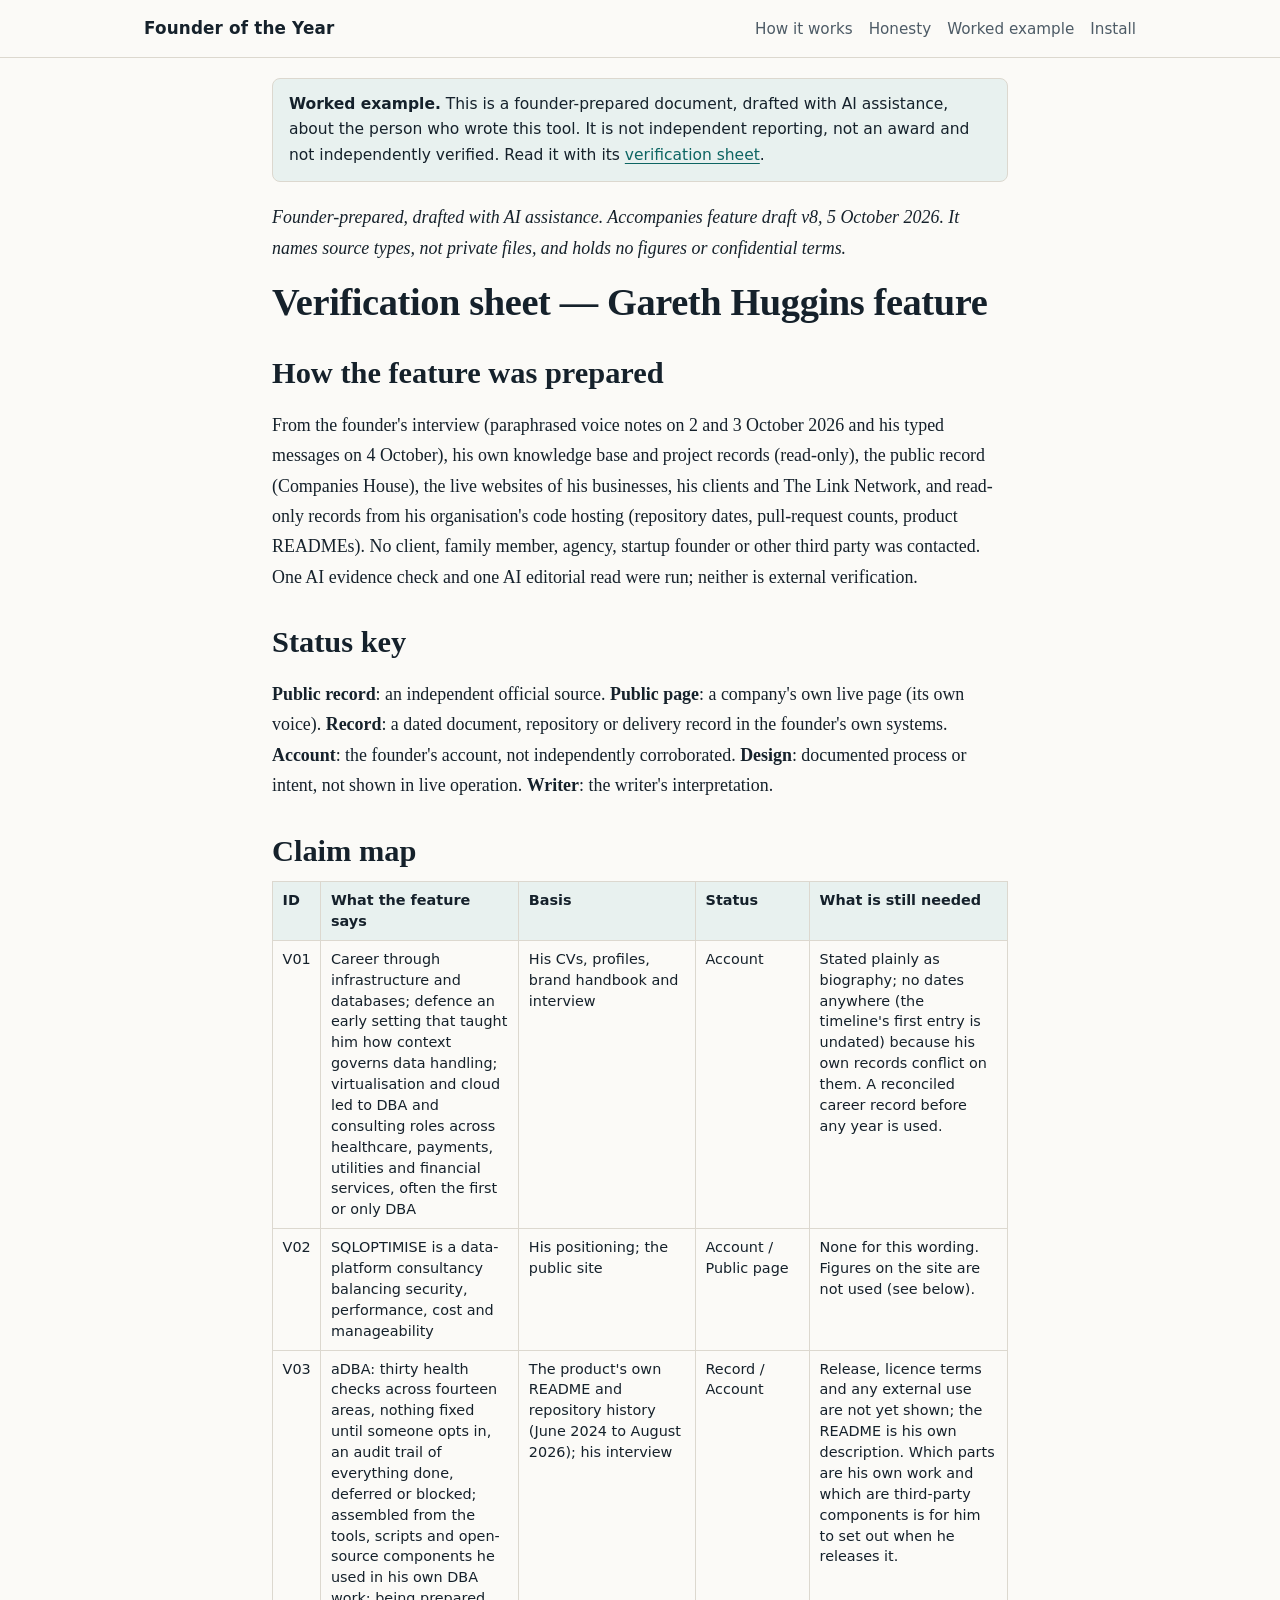
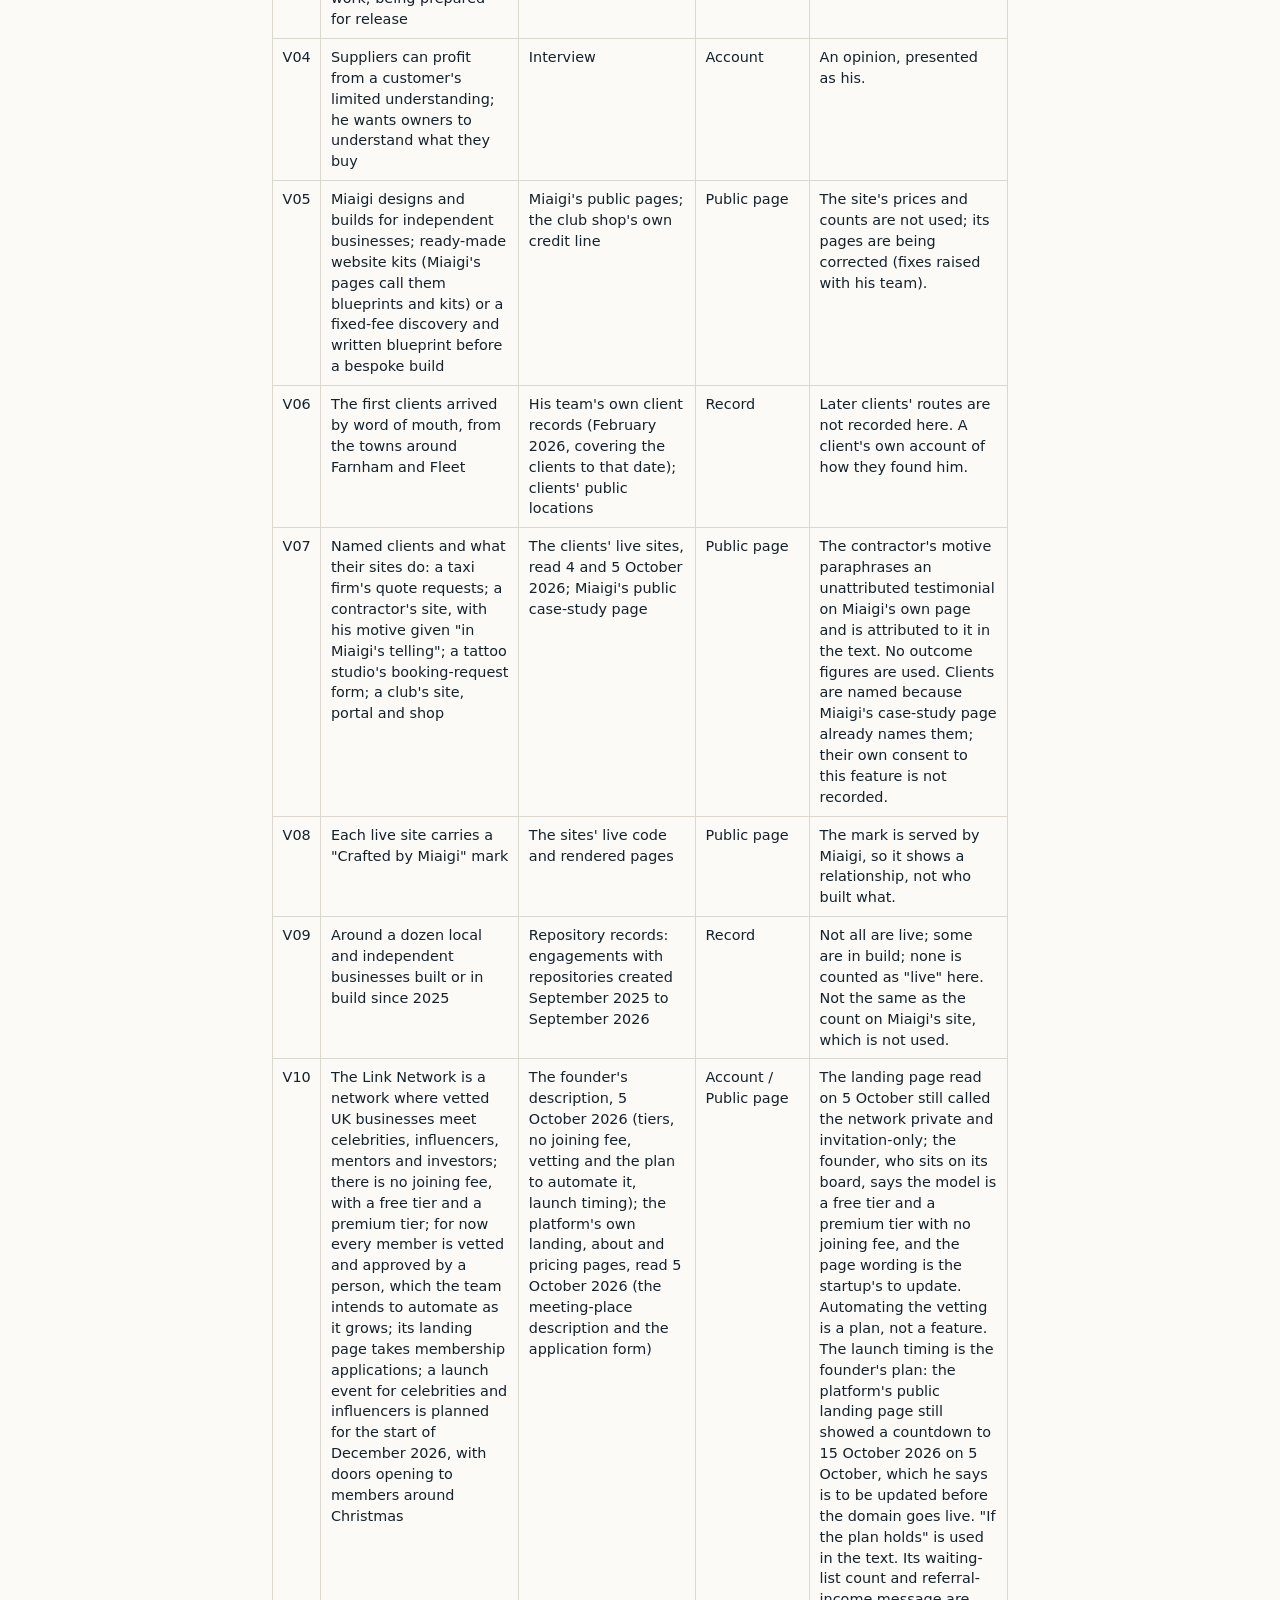
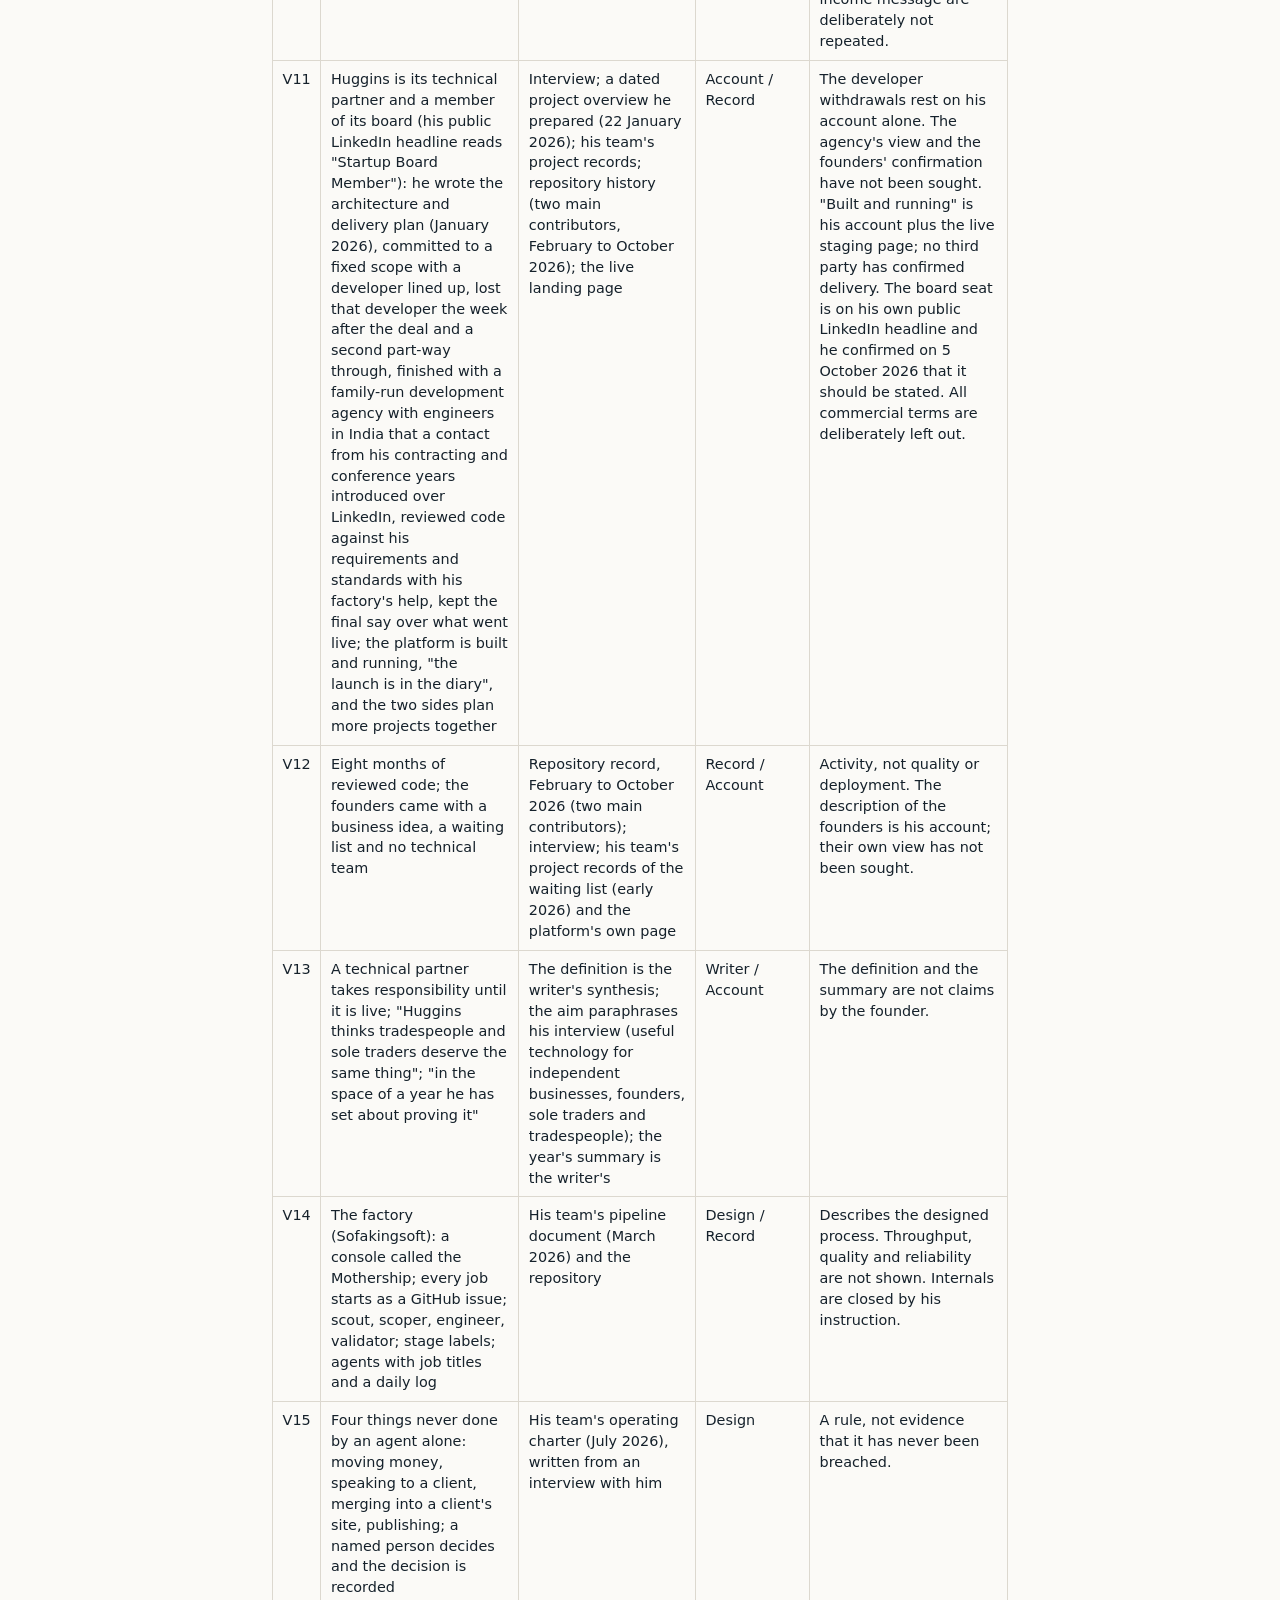
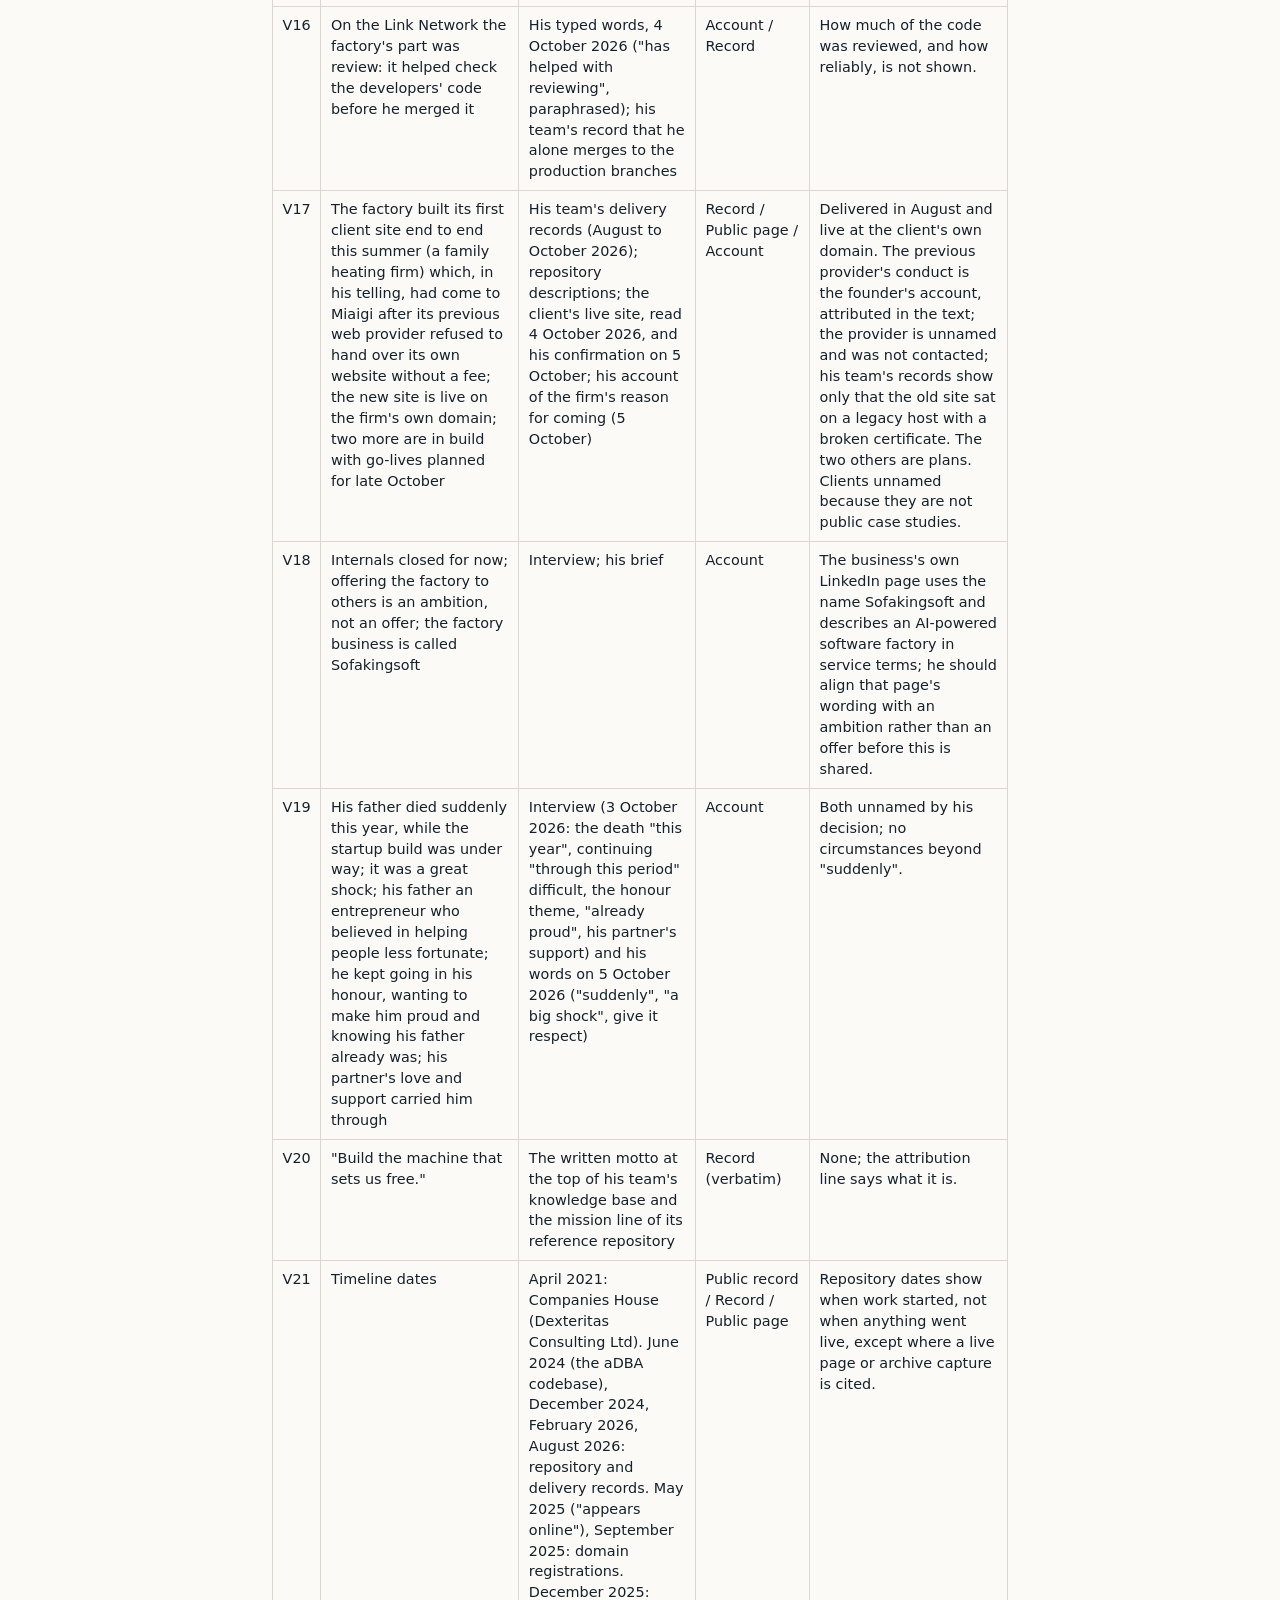
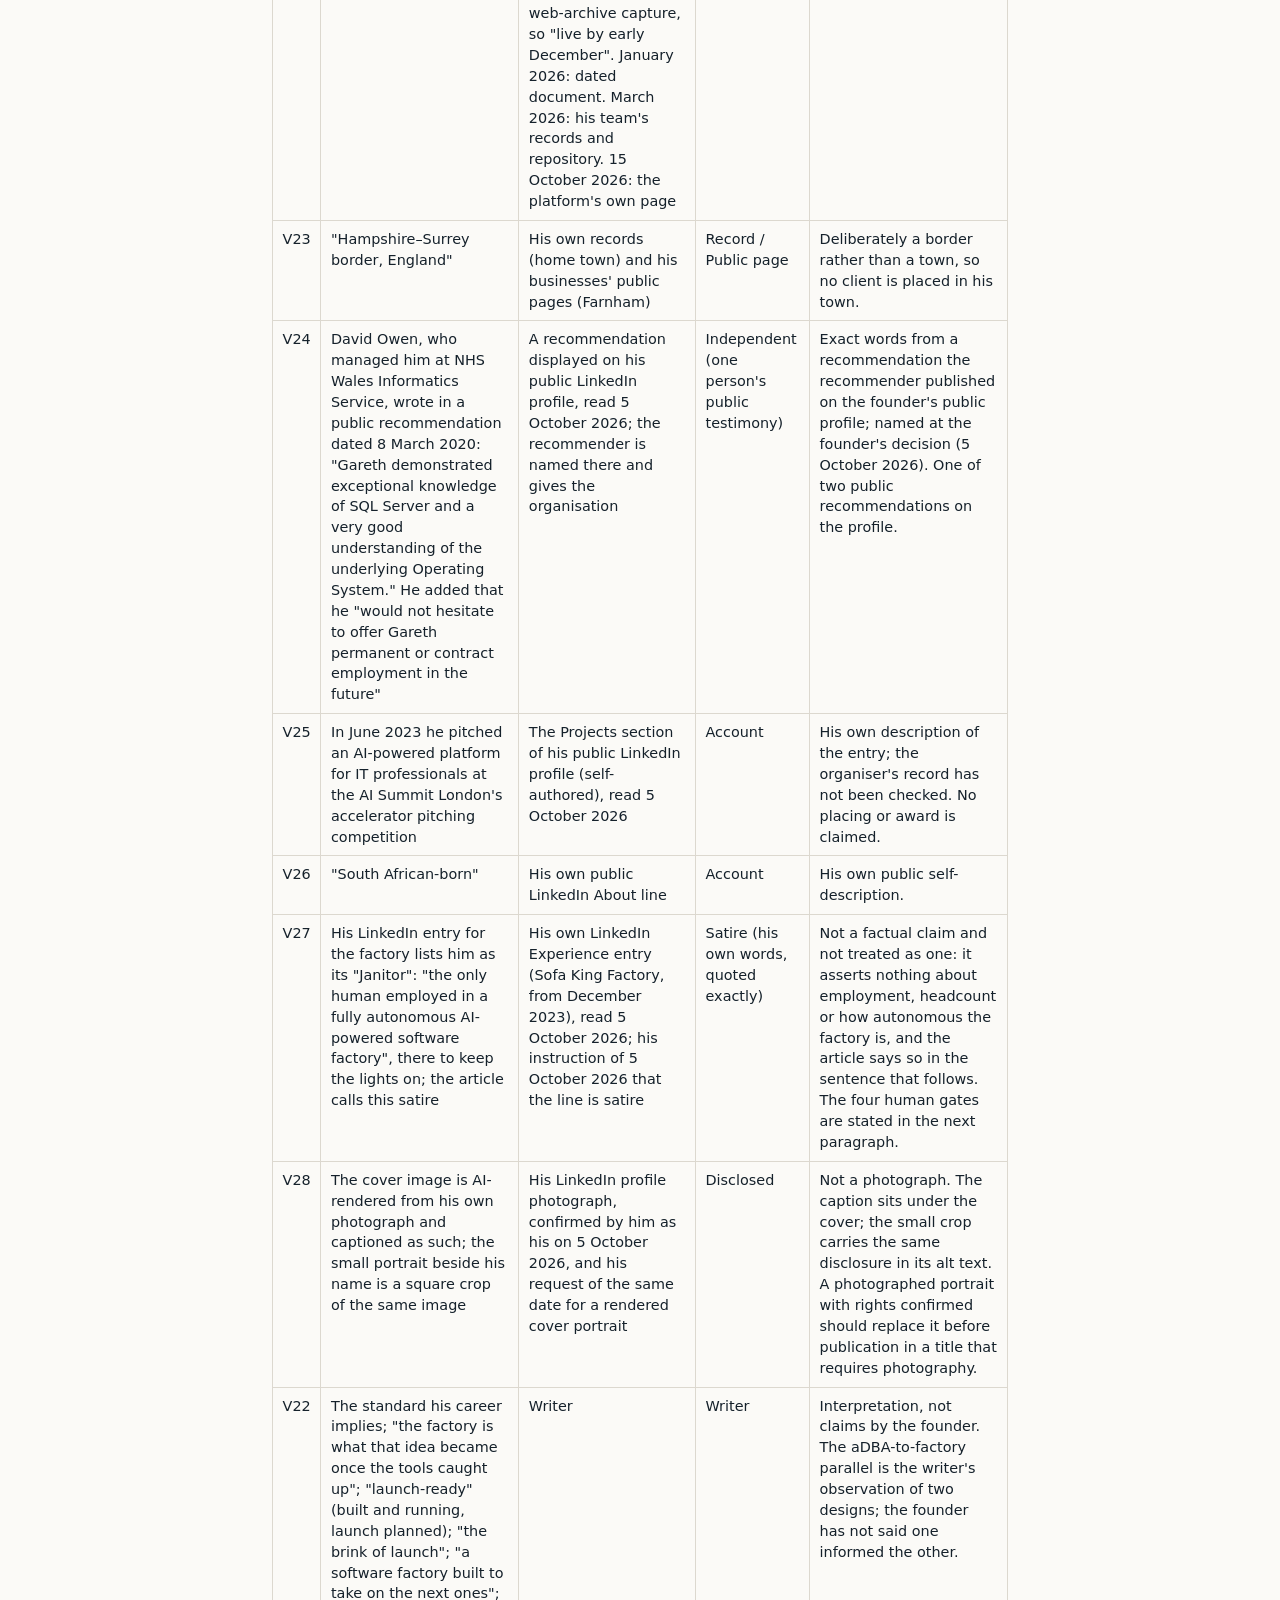
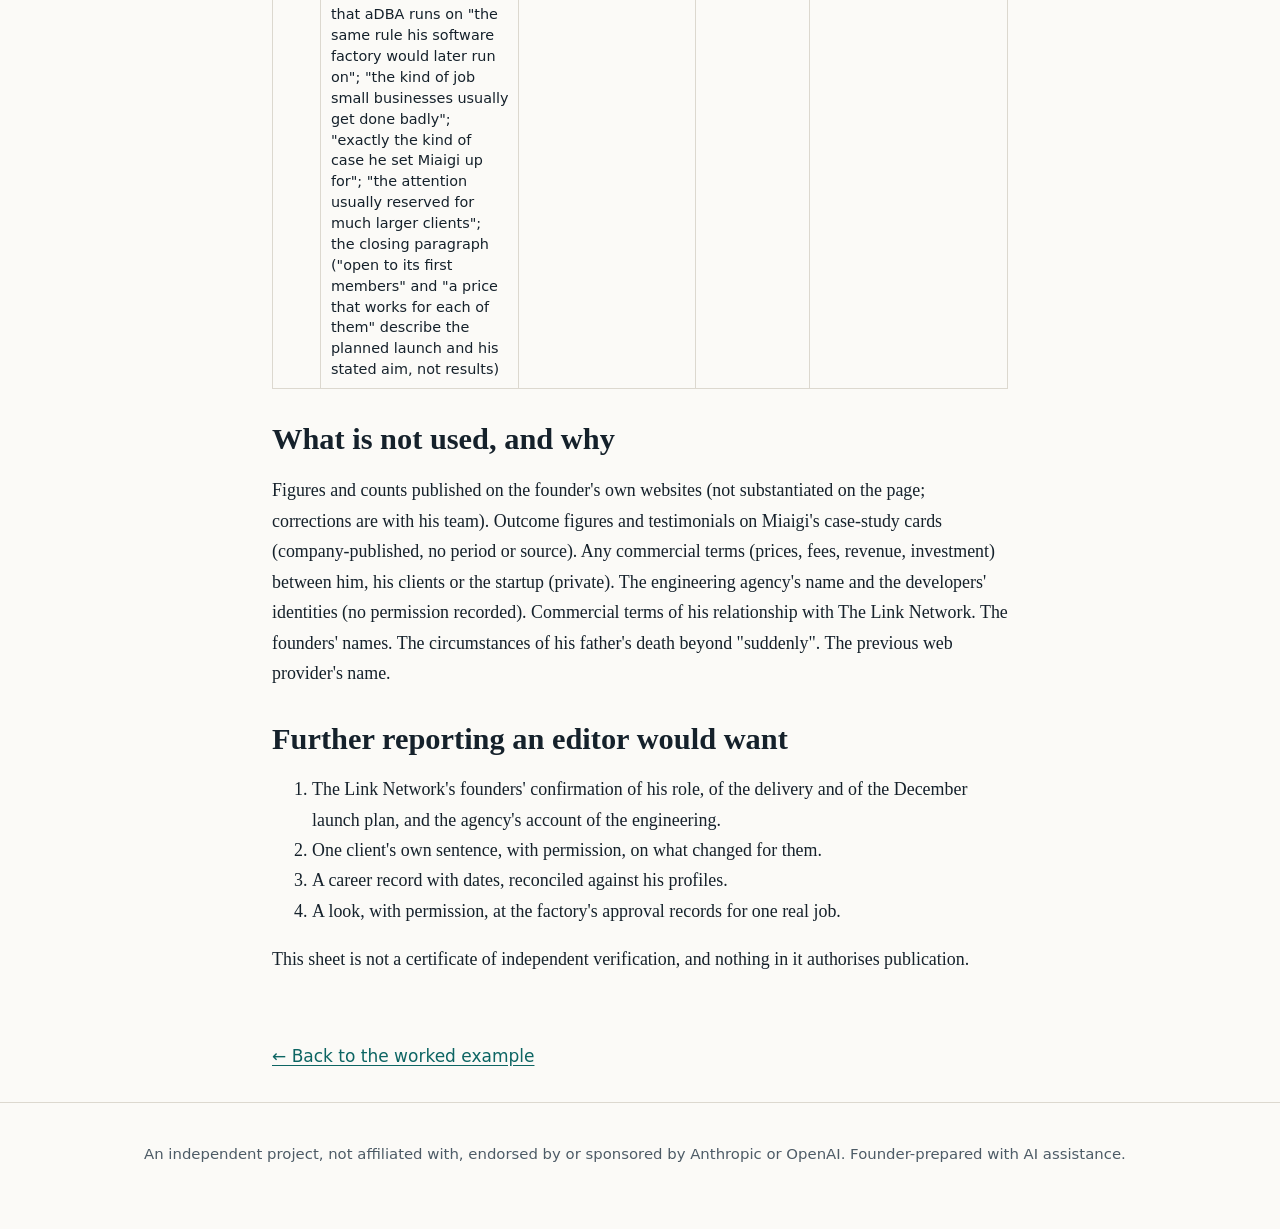
<file: docs/example/verification-sheet.html>
<!doctype html>
<html lang="en-GB">
<head>
<meta charset="utf-8">
<meta name="viewport" content="width=device-width,initial-scale=1">
<title>Verification sheet | Founder of the Year worked example</title>
<meta name="description" content="Which statements in the feature are public records, company pages, the founder&#x27;s account or a design, and what is unchecked.">
<meta name="robots" content="index,follow">
<link rel="stylesheet" href="../assets/site.css">
</head>
<body>
<a class="skip" href="#main">Skip to content</a>
<header class="site"><div class="wide">
  <a class="brand" href="../">Founder of the Year</a>
  <nav aria-label="Primary"><a href="../#how">How it works</a><a href="../#honest">Honesty</a><a href="./">Worked example</a><a href="../#install">Install</a></nav>
</div></header>
<main id="main"><div class="wide"><div class="wrap" style="padding-left:0;padding-right:0">
<p class="banner"><strong>Worked example.</strong> This is a founder-prepared document, drafted with AI assistance, about the person who wrote this tool. It is not independent reporting, not an award and not independently verified. Read it with its <a href="verification-sheet.html">verification sheet</a>.</p>
<article>
<p><em>Founder-prepared, drafted with AI assistance. Accompanies feature draft v8, 5 October 2026. It names source types, not private files, and holds no figures or confidential terms.</em></p>
<h1>Verification sheet — Gareth Huggins feature</h1>
<h2>How the feature was prepared</h2>
<p>From the founder's interview (paraphrased voice notes on 2 and 3 October 2026 and his typed messages on 4 October), his own knowledge base and project records (read-only), the public record (Companies House), the live websites of his businesses, his clients and The Link Network, and read-only records from his organisation's code hosting (repository dates, pull-request counts, product READMEs). No client, family member, agency, startup founder or other third party was contacted. One AI evidence check and one AI editorial read were run; neither is external verification.</p>
<h2>Status key</h2>
<p><strong>Public record</strong>: an independent official source. <strong>Public page</strong>: a company's own live page (its own voice). <strong>Record</strong>: a dated document, repository or delivery record in the founder's own systems. <strong>Account</strong>: the founder's account, not independently corroborated. <strong>Design</strong>: documented process or intent, not shown in live operation. <strong>Writer</strong>: the writer's interpretation.</p>
<h2>Claim map</h2>
<table>
<thead>
<tr>
<th>ID</th>
<th>What the feature says</th>
<th>Basis</th>
<th>Status</th>
<th>What is still needed</th>
</tr>
</thead>
<tbody>
<tr>
<td>V01</td>
<td>Career through infrastructure and databases; defence an early setting that taught him how context governs data handling; virtualisation and cloud led to DBA and consulting roles across healthcare, payments, utilities and financial services, often the first or only DBA</td>
<td>His CVs, profiles, brand handbook and interview</td>
<td>Account</td>
<td>Stated plainly as biography; no dates anywhere (the timeline's first entry is undated) because his own records conflict on them. A reconciled career record before any year is used.</td>
</tr>
<tr>
<td>V02</td>
<td>SQLOPTIMISE is a data-platform consultancy balancing security, performance, cost and manageability</td>
<td>His positioning; the public site</td>
<td>Account / Public page</td>
<td>None for this wording. Figures on the site are not used (see below).</td>
</tr>
<tr>
<td>V03</td>
<td>aDBA: thirty health checks across fourteen areas, nothing fixed until someone opts in, an audit trail of everything done, deferred or blocked; assembled from the tools, scripts and open-source components he used in his own DBA work; being prepared for release</td>
<td>The product's own README and repository history (June 2024 to August 2026); his interview</td>
<td>Record / Account</td>
<td>Release, licence terms and any external use are not yet shown; the README is his own description. Which parts are his own work and which are third-party components is for him to set out when he releases it.</td>
</tr>
<tr>
<td>V04</td>
<td>Suppliers can profit from a customer's limited understanding; he wants owners to understand what they buy</td>
<td>Interview</td>
<td>Account</td>
<td>An opinion, presented as his.</td>
</tr>
<tr>
<td>V05</td>
<td>Miaigi designs and builds for independent businesses; ready-made website kits (Miaigi's pages call them blueprints and kits) or a fixed-fee discovery and written blueprint before a bespoke build</td>
<td>Miaigi's public pages; the club shop's own credit line</td>
<td>Public page</td>
<td>The site's prices and counts are not used; its pages are being corrected (fixes raised with his team).</td>
</tr>
<tr>
<td>V06</td>
<td>The first clients arrived by word of mouth, from the towns around Farnham and Fleet</td>
<td>His team's own client records (February 2026, covering the clients to that date); clients' public locations</td>
<td>Record</td>
<td>Later clients' routes are not recorded here. A client's own account of how they found him.</td>
</tr>
<tr>
<td>V07</td>
<td>Named clients and what their sites do: a taxi firm's quote requests; a contractor's site, with his motive given "in Miaigi's telling"; a tattoo studio's booking-request form; a club's site, portal and shop</td>
<td>The clients' live sites, read 4 and 5 October 2026; Miaigi's public case-study page</td>
<td>Public page</td>
<td>The contractor's motive paraphrases an unattributed testimonial on Miaigi's own page and is attributed to it in the text. No outcome figures are used. Clients are named because Miaigi's case-study page already names them; their own consent to this feature is not recorded.</td>
</tr>
<tr>
<td>V08</td>
<td>Each live site carries a "Crafted by Miaigi" mark</td>
<td>The sites' live code and rendered pages</td>
<td>Public page</td>
<td>The mark is served by Miaigi, so it shows a relationship, not who built what.</td>
</tr>
<tr>
<td>V09</td>
<td>Around a dozen local and independent businesses built or in build since 2025</td>
<td>Repository records: engagements with repositories created September 2025 to September 2026</td>
<td>Record</td>
<td>Not all are live; some are in build; none is counted as "live" here. Not the same as the count on Miaigi's site, which is not used.</td>
</tr>
<tr>
<td>V10</td>
<td>The Link Network is a network where vetted UK businesses meet celebrities, influencers, mentors and investors; there is no joining fee, with a free tier and a premium tier; for now every member is vetted and approved by a person, which the team intends to automate as it grows; its landing page takes membership applications; a launch event for celebrities and influencers is planned for the start of December 2026, with doors opening to members around Christmas</td>
<td>The founder's description, 5 October 2026 (tiers, no joining fee, vetting and the plan to automate it, launch timing); the platform's own landing, about and pricing pages, read 5 October 2026 (the meeting-place description and the application form)</td>
<td>Account / Public page</td>
<td>The landing page read on 5 October still called the network private and invitation-only; the founder, who sits on its board, says the model is a free tier and a premium tier with no joining fee, and the page wording is the startup's to update. Automating the vetting is a plan, not a feature. The launch timing is the founder's plan: the platform's public landing page still showed a countdown to 15 October 2026 on 5 October, which he says is to be updated before the domain goes live. "If the plan holds" is used in the text. Its waiting-list count and referral-income message are deliberately not repeated.</td>
</tr>
<tr>
<td>V11</td>
<td>Huggins is its technical partner and a member of its board (his public LinkedIn headline reads "Startup Board Member"): he wrote the architecture and delivery plan (January 2026), committed to a fixed scope with a developer lined up, lost that developer the week after the deal and a second part-way through, finished with a family-run development agency with engineers in India that a contact from his contracting and conference years introduced over LinkedIn, reviewed code against his requirements and standards with his factory's help, kept the final say over what went live; the platform is built and running, "the launch is in the diary", and the two sides plan more projects together</td>
<td>Interview; a dated project overview he prepared (22 January 2026); his team's project records; repository history (two main contributors, February to October 2026); the live landing page</td>
<td>Account / Record</td>
<td>The developer withdrawals rest on his account alone. The agency's view and the founders' confirmation have not been sought. "Built and running" is his account plus the live staging page; no third party has confirmed delivery. The board seat is on his own public LinkedIn headline and he confirmed on 5 October 2026 that it should be stated. All commercial terms are deliberately left out.</td>
</tr>
<tr>
<td>V12</td>
<td>Eight months of reviewed code; the founders came with a business idea, a waiting list and no technical team</td>
<td>Repository record, February to October 2026 (two main contributors); interview; his team's project records of the waiting list (early 2026) and the platform's own page</td>
<td>Record / Account</td>
<td>Activity, not quality or deployment. The description of the founders is his account; their own view has not been sought.</td>
</tr>
<tr>
<td>V13</td>
<td>A technical partner takes responsibility until it is live; "Huggins thinks tradespeople and sole traders deserve the same thing"; "in the space of a year he has set about proving it"</td>
<td>The definition is the writer's synthesis; the aim paraphrases his interview (useful technology for independent businesses, founders, sole traders and tradespeople); the year's summary is the writer's</td>
<td>Writer / Account</td>
<td>The definition and the summary are not claims by the founder.</td>
</tr>
<tr>
<td>V14</td>
<td>The factory (Sofakingsoft): a console called the Mothership; every job starts as a GitHub issue; scout, scoper, engineer, validator; stage labels; agents with job titles and a daily log</td>
<td>His team's pipeline document (March 2026) and the repository</td>
<td>Design / Record</td>
<td>Describes the designed process. Throughput, quality and reliability are not shown. Internals are closed by his instruction.</td>
</tr>
<tr>
<td>V15</td>
<td>Four things never done by an agent alone: moving money, speaking to a client, merging into a client's site, publishing; a named person decides and the decision is recorded</td>
<td>His team's operating charter (July 2026), written from an interview with him</td>
<td>Design</td>
<td>A rule, not evidence that it has never been breached.</td>
</tr>
<tr>
<td>V16</td>
<td>On the Link Network the factory's part was review: it helped check the developers' code before he merged it</td>
<td>His typed words, 4 October 2026 ("has helped with reviewing", paraphrased); his team's record that he alone merges to the production branches</td>
<td>Account / Record</td>
<td>How much of the code was reviewed, and how reliably, is not shown.</td>
</tr>
<tr>
<td>V17</td>
<td>The factory built its first client site end to end this summer (a family heating firm) which, in his telling, had come to Miaigi after its previous web provider refused to hand over its own website without a fee; the new site is live on the firm's own domain; two more are in build with go-lives planned for late October</td>
<td>His team's delivery records (August to October 2026); repository descriptions; the client's live site, read 4 October 2026, and his confirmation on 5 October; his account of the firm's reason for coming (5 October)</td>
<td>Record / Public page / Account</td>
<td>Delivered in August and live at the client's own domain. The previous provider's conduct is the founder's account, attributed in the text; the provider is unnamed and was not contacted; his team's records show only that the old site sat on a legacy host with a broken certificate. The two others are plans. Clients unnamed because they are not public case studies.</td>
</tr>
<tr>
<td>V18</td>
<td>Internals closed for now; offering the factory to others is an ambition, not an offer; the factory business is called Sofakingsoft</td>
<td>Interview; his brief</td>
<td>Account</td>
<td>The business's own LinkedIn page uses the name Sofakingsoft and describes an AI-powered software factory in service terms; he should align that page's wording with an ambition rather than an offer before this is shared.</td>
</tr>
<tr>
<td>V19</td>
<td>His father died suddenly this year, while the startup build was under way; it was a great shock; his father an entrepreneur who believed in helping people less fortunate; he kept going in his honour, wanting to make him proud and knowing his father already was; his partner's love and support carried him through</td>
<td>Interview (3 October 2026: the death "this year", continuing "through this period" difficult, the honour theme, "already proud", his partner's support) and his words on 5 October 2026 ("suddenly", "a big shock", give it respect)</td>
<td>Account</td>
<td>Both unnamed by his decision; no circumstances beyond "suddenly".</td>
</tr>
<tr>
<td>V20</td>
<td>"Build the machine that sets us free."</td>
<td>The written motto at the top of his team's knowledge base and the mission line of its reference repository</td>
<td>Record (verbatim)</td>
<td>None; the attribution line says what it is.</td>
</tr>
<tr>
<td>V21</td>
<td>Timeline dates</td>
<td>April 2021: Companies House (Dexteritas Consulting Ltd). June 2024 (the aDBA codebase), December 2024, February 2026, August 2026: repository and delivery records. May 2025 ("appears online"), September 2025: domain registrations. December 2025: web-archive capture, so "live by early December". January 2026: dated document. March 2026: his team's records and repository. 15 October 2026: the platform's own page</td>
<td>Public record / Record / Public page</td>
<td>Repository dates show when work started, not when anything went live, except where a live page or archive capture is cited.</td>
</tr>
<tr>
<td>V23</td>
<td>"Hampshire–Surrey border, England"</td>
<td>His own records (home town) and his businesses' public pages (Farnham)</td>
<td>Record / Public page</td>
<td>Deliberately a border rather than a town, so no client is placed in his town.</td>
</tr>
<tr>
<td>V24</td>
<td>David Owen, who managed him at NHS Wales Informatics Service, wrote in a public recommendation dated 8 March 2020: "Gareth demonstrated exceptional knowledge of SQL Server and a very good understanding of the underlying Operating System." He added that he "would not hesitate to offer Gareth permanent or contract employment in the future"</td>
<td>A recommendation displayed on his public LinkedIn profile, read 5 October 2026; the recommender is named there and gives the organisation</td>
<td>Independent (one person's public testimony)</td>
<td>Exact words from a recommendation the recommender published on the founder's public profile; named at the founder's decision (5 October 2026). One of two public recommendations on the profile.</td>
</tr>
<tr>
<td>V25</td>
<td>In June 2023 he pitched an AI-powered platform for IT professionals at the AI Summit London's accelerator pitching competition</td>
<td>The Projects section of his public LinkedIn profile (self-authored), read 5 October 2026</td>
<td>Account</td>
<td>His own description of the entry; the organiser's record has not been checked. No placing or award is claimed.</td>
</tr>
<tr>
<td>V26</td>
<td>"South African-born"</td>
<td>His own public LinkedIn About line</td>
<td>Account</td>
<td>His own public self-description.</td>
</tr>
<tr>
<td>V27</td>
<td>His LinkedIn entry for the factory lists him as its "Janitor": "the only human employed in a fully autonomous AI-powered software factory", there to keep the lights on; the article calls this satire</td>
<td>His own LinkedIn Experience entry (Sofa King Factory, from December 2023), read 5 October 2026; his instruction of 5 October 2026 that the line is satire</td>
<td>Satire (his own words, quoted exactly)</td>
<td>Not a factual claim and not treated as one: it asserts nothing about employment, headcount or how autonomous the factory is, and the article says so in the sentence that follows. The four human gates are stated in the next paragraph.</td>
</tr>
<tr>
<td>V28</td>
<td>The cover image is AI-rendered from his own photograph and captioned as such; the small portrait beside his name is a square crop of the same image</td>
<td>His LinkedIn profile photograph, confirmed by him as his on 5 October 2026, and his request of the same date for a rendered cover portrait</td>
<td>Disclosed</td>
<td>Not a photograph. The caption sits under the cover; the small crop carries the same disclosure in its alt text. A photographed portrait with rights confirmed should replace it before publication in a title that requires photography.</td>
</tr>
<tr>
<td>V22</td>
<td>The standard his career implies; "the factory is what that idea became once the tools caught up"; "launch-ready" (built and running, launch planned); "the brink of launch"; "a software factory built to take on the next ones"; that aDBA runs on "the same rule his software factory would later run on"; "the kind of job small businesses usually get done badly"; "exactly the kind of case he set Miaigi up for"; "the attention usually reserved for much larger clients"; the closing paragraph ("open to its first members" and "a price that works for each of them" describe the planned launch and his stated aim, not results)</td>
<td>Writer</td>
<td>Writer</td>
<td>Interpretation, not claims by the founder. The aDBA-to-factory parallel is the writer's observation of two designs; the founder has not said one informed the other.</td>
</tr>
</tbody>
</table>
<h2>What is not used, and why</h2>
<p>Figures and counts published on the founder's own websites (not substantiated on the page; corrections are with his team). Outcome figures and testimonials on Miaigi's case-study cards (company-published, no period or source). Any commercial terms (prices, fees, revenue, investment) between him, his clients or the startup (private). The engineering agency's name and the developers' identities (no permission recorded). Commercial terms of his relationship with The Link Network. The founders' names. The circumstances of his father's death beyond "suddenly". The previous web provider's name.</p>
<h2>Further reporting an editor would want</h2>
<ol>
<li>The Link Network's founders' confirmation of his role, of the delivery and of the December launch plan, and the agency's account of the engineering.</li>
<li>One client's own sentence, with permission, on what changed for them.</li>
<li>A career record with dates, reconciled against his profiles.</li>
<li>A look, with permission, at the factory's approval records for one real job.</li>
</ol>
<p>This sheet is not a certificate of independent verification, and nothing in it authorises publication.</p>
</article>
<p><a href="./">&larr; Back to the worked example</a></p>
</div></div></main>
<footer class="site"><div class="wide"><p>An independent project, not affiliated with, endorsed by or sponsored by Anthropic or OpenAI. Founder-prepared with AI assistance.</p></div></footer>
</body>
</html>
</file>
<file: docs/assets/site.css>
:root{
  --bg:#fbfaf7; --surface:#ffffff; --ink:#15212b; --muted:#4d5b66; --line:#dcd8cf;
  --accent:#0d6563; --accent-ink:#ffffff; --soft:#e8f1ef; --warn:#7a4b00; --warn-bg:#fff4dc;
  --code-bg:#14202a; --code-ink:#e9eef2;
  --serif:Georgia,"Iowan Old Style","Times New Roman",serif;
  --sans:system-ui,-apple-system,"Segoe UI",Roboto,"Helvetica Neue",Arial,sans-serif;
  --mono:ui-monospace,SFMono-Regular,Menlo,Consolas,monospace;
}
@media (prefers-color-scheme:dark){
  :root{
    --bg:#0f171d; --surface:#16222a; --ink:#e8edf0; --muted:#a9b6bf; --line:#2a3944;
    --accent:#6fd0cb; --accent-ink:#06211f; --soft:#173a3a; --warn:#ffd48a; --warn-bg:#3a2d12;
    --code-bg:#0a1116; --code-ink:#e9eef2;
  }
}
*{box-sizing:border-box}
html{-webkit-text-size-adjust:100%}
body{margin:0;background:var(--bg);color:var(--ink);font:1.0625rem/1.65 var(--sans)}
a{color:var(--accent);text-underline-offset:.18em}
a:hover{text-decoration-thickness:2px}
:focus-visible{outline:3px solid var(--accent);outline-offset:3px;border-radius:3px}
.skip{position:absolute;left:-999px;top:0;background:var(--accent);color:var(--accent-ink);padding:.6rem 1rem;z-index:10}
.skip:focus{left:1rem;top:1rem}
.wrap{max-width:46rem;margin:0 auto;padding:0 1rem}
.wide{max-width:64rem;margin:0 auto;padding:0 1rem}
header.site{border-bottom:1px solid var(--line)}
header.site .wide{display:flex;gap:1rem;align-items:center;justify-content:space-between;padding-top:.9rem;padding-bottom:.9rem;flex-wrap:wrap}
.brand{font:700 1.05rem var(--sans);color:var(--ink);text-decoration:none;letter-spacing:.01em}
nav a{margin-left:1rem;color:var(--muted);text-decoration:none;font-size:.95rem}
nav a:hover{color:var(--ink);text-decoration:underline}
.hero{padding:3.5rem 0 2rem}
.kicker{font:600 .8rem var(--sans);letter-spacing:.14em;text-transform:uppercase;color:var(--accent);margin:0 0 .75rem}
h1{font:700 clamp(2rem,6vw,3.25rem)/1.1 var(--serif);margin:0 0 1rem;letter-spacing:-.01em}
h2{font:700 clamp(1.5rem,4vw,1.9rem)/1.2 var(--serif);margin:0 0 .75rem}
h3{font:700 1.1rem/1.3 var(--sans);margin:1.5rem 0 .4rem}
.lede{font:1.25rem/1.55 var(--serif);color:var(--ink);margin:0 0 1.25rem}
.label{background:var(--warn-bg);color:var(--warn);border-left:4px solid var(--warn);padding:.8rem 1rem;border-radius:0 6px 6px 0;font-size:.98rem;margin:1.25rem 0}
.cta{display:flex;gap:.75rem;flex-wrap:wrap;margin:1.5rem 0 0}
.btn{display:inline-block;padding:.7rem 1.15rem;border-radius:6px;text-decoration:none;font-weight:600;border:2px solid var(--accent)}
.btn.primary{background:var(--accent);color:var(--accent-ink)}
.btn.ghost{color:var(--accent)}
section{padding:2.25rem 0;border-top:1px solid var(--line)}
.steps{counter-reset:s;list-style:none;margin:1.25rem 0 0;padding:0;display:grid;gap:.75rem;grid-template-columns:repeat(auto-fit,minmax(15rem,1fr))}
.steps li{counter-increment:s;background:var(--surface);border:1px solid var(--line);border-radius:8px;padding:1rem 1rem 1rem 3.1rem;position:relative}
.steps li::before{content:counter(s);position:absolute;left:1rem;top:1rem;width:1.5rem;height:1.5rem;border-radius:50%;background:var(--soft);color:var(--accent);font:700 .85rem/1.5rem var(--sans);text-align:center}
.steps strong{display:block;margin-bottom:.15rem}
.steps span{color:var(--muted);font-size:.97rem}
.cards{display:grid;gap:.75rem;grid-template-columns:repeat(auto-fit,minmax(14rem,1fr));margin-top:1rem}
.card{background:var(--surface);border:1px solid var(--line);border-radius:8px;padding:1rem}
.card h3{margin-top:0}
.card p{margin:.25rem 0 0;color:var(--muted);font-size:.97rem}
ul.tick{padding-left:0;list-style:none}
ul.tick li{padding-left:1.6rem;position:relative;margin:.5rem 0}
ul.tick li::before{content:"";position:absolute;left:.2rem;top:.6rem;width:.6rem;height:.35rem;border-left:2px solid var(--accent);border-bottom:2px solid var(--accent);transform:rotate(-45deg)}
pre{background:var(--code-bg);color:var(--code-ink);padding:1rem;border-radius:8px;overflow:auto;font:.92rem/1.5 var(--mono);margin:.75rem 0}
code{font-family:var(--mono);font-size:.92em;background:var(--soft);padding:.1em .35em;border-radius:4px}
pre code{background:none;padding:0}
.note{color:var(--muted);font-size:.95rem}
footer.site{border-top:1px solid var(--line);margin-top:2rem;padding:1.5rem 0 3rem;color:var(--muted);font-size:.93rem}
/* article pages */
.banner{background:var(--soft);border:1px solid var(--line);border-radius:8px;padding:.8rem 1rem;margin:1.25rem 0;font-size:.97rem}
article{padding-bottom:2rem}
article h1{font-size:clamp(1.75rem,5vw,2.4rem)}
article h2{margin-top:2rem}
article p,article li{font-family:var(--serif);font-size:1.12rem;line-height:1.7}
article table{border-collapse:collapse;width:100%;font:.9rem/1.45 var(--sans);display:block;overflow-x:auto}
article th,article td{border:1px solid var(--line);padding:.5rem .6rem;text-align:left;vertical-align:top}
article th{background:var(--soft)}
article em:first-child{font-style:italic}
@media (max-width:40rem){body{font-size:1rem}.hero{padding-top:2.25rem}nav a{margin-left:.7rem}}
@media print{header.site,footer.site,.cta{display:none}body{background:#fff;color:#000}}

/* Intro video */
.video{margin:0 0 28px}.video video{width:100%;display:block;border-radius:14px;background:#000;aspect-ratio:16/9}.video figcaption{font-size:.9rem;line-height:1.5;opacity:.85;margin-top:10px}
</file>
